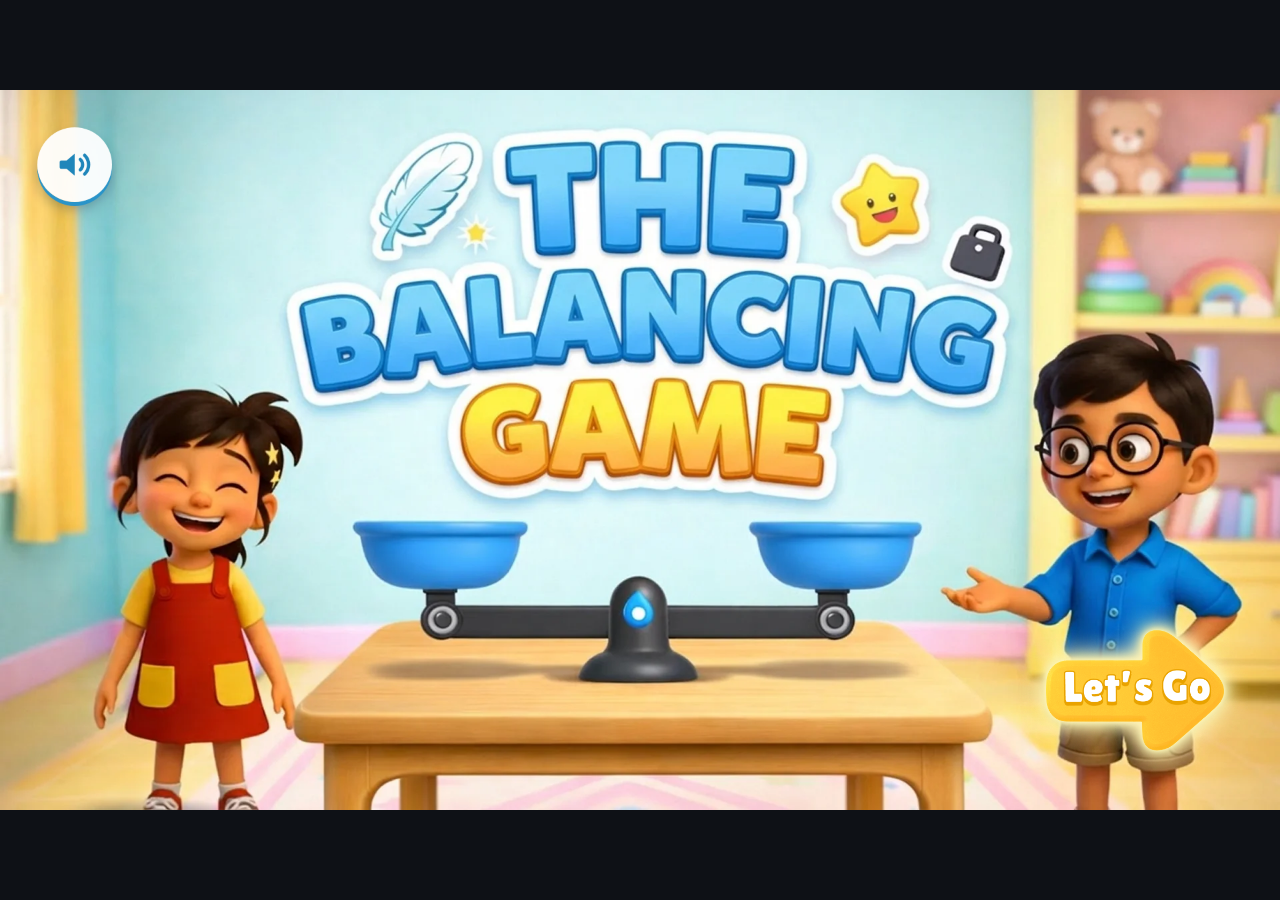
<file: fancy-dress-2-web/index.html>
<!DOCTYPE html>
<html lang="en">
<head>
  <meta charset="UTF-8" />
  <meta name="viewport" content="width=device-width, initial-scale=1.0, maximum-scale=1.0, user-scalable=no" />
  <title>Fancy Dress 2 — Balancing Act</title>
  <!-- The display face is used by the very first line of text; preloading it means the text is
       drawn in Lilita One from the start instead of swapping fonts and re-flowing. -->
  <link rel="preload" href="assets/fonts/LilitaOne-Regular.ttf" as="font" type="font/ttf" crossorigin />
  <link rel="stylesheet" href="css/style.css?v=37" />
  <link rel="stylesheet" href="needle-fix.css?v=2" />
</head>
<body>
  <div id="viewport">
    <div id="stage"></div>
  </div>
  <script src="js/data.js"></script>
  <script src="js/sfx.js?v=8"></script>
  <script src="js/engine.js?v=31"></script>
  <script src="js/vo-sync.js?v=8"></script>
  <script src="js/controllers.js?v=39"></script>
  <script src="js/main.js"></script>
  <script src="needle-fix.js?v=2"></script>

  <!-- God Mode developer & testing suite (remove these tags to ship the learner build) -->
  <link rel="stylesheet" href="god-mode/god-mode.css" />
  <script src="god-mode/god-mode-utils.js"></script>
  <script src="god-mode/god-mode-integration.js"></script>
  <script src="god-mode/god-mode-live-editor.js"></script>
  <script src="god-mode/god-mode-animation-bar.js"></script>
  <script src="god-mode/god-mode-qa.js"></script>
  <script src="god-mode/god-mode-ux-review.js"></script>
  <script src="god-mode/god-mode-vo-debug.js"></script>
  <script src="god-mode/god-mode.js"></script>
</body>
</html>
</file>
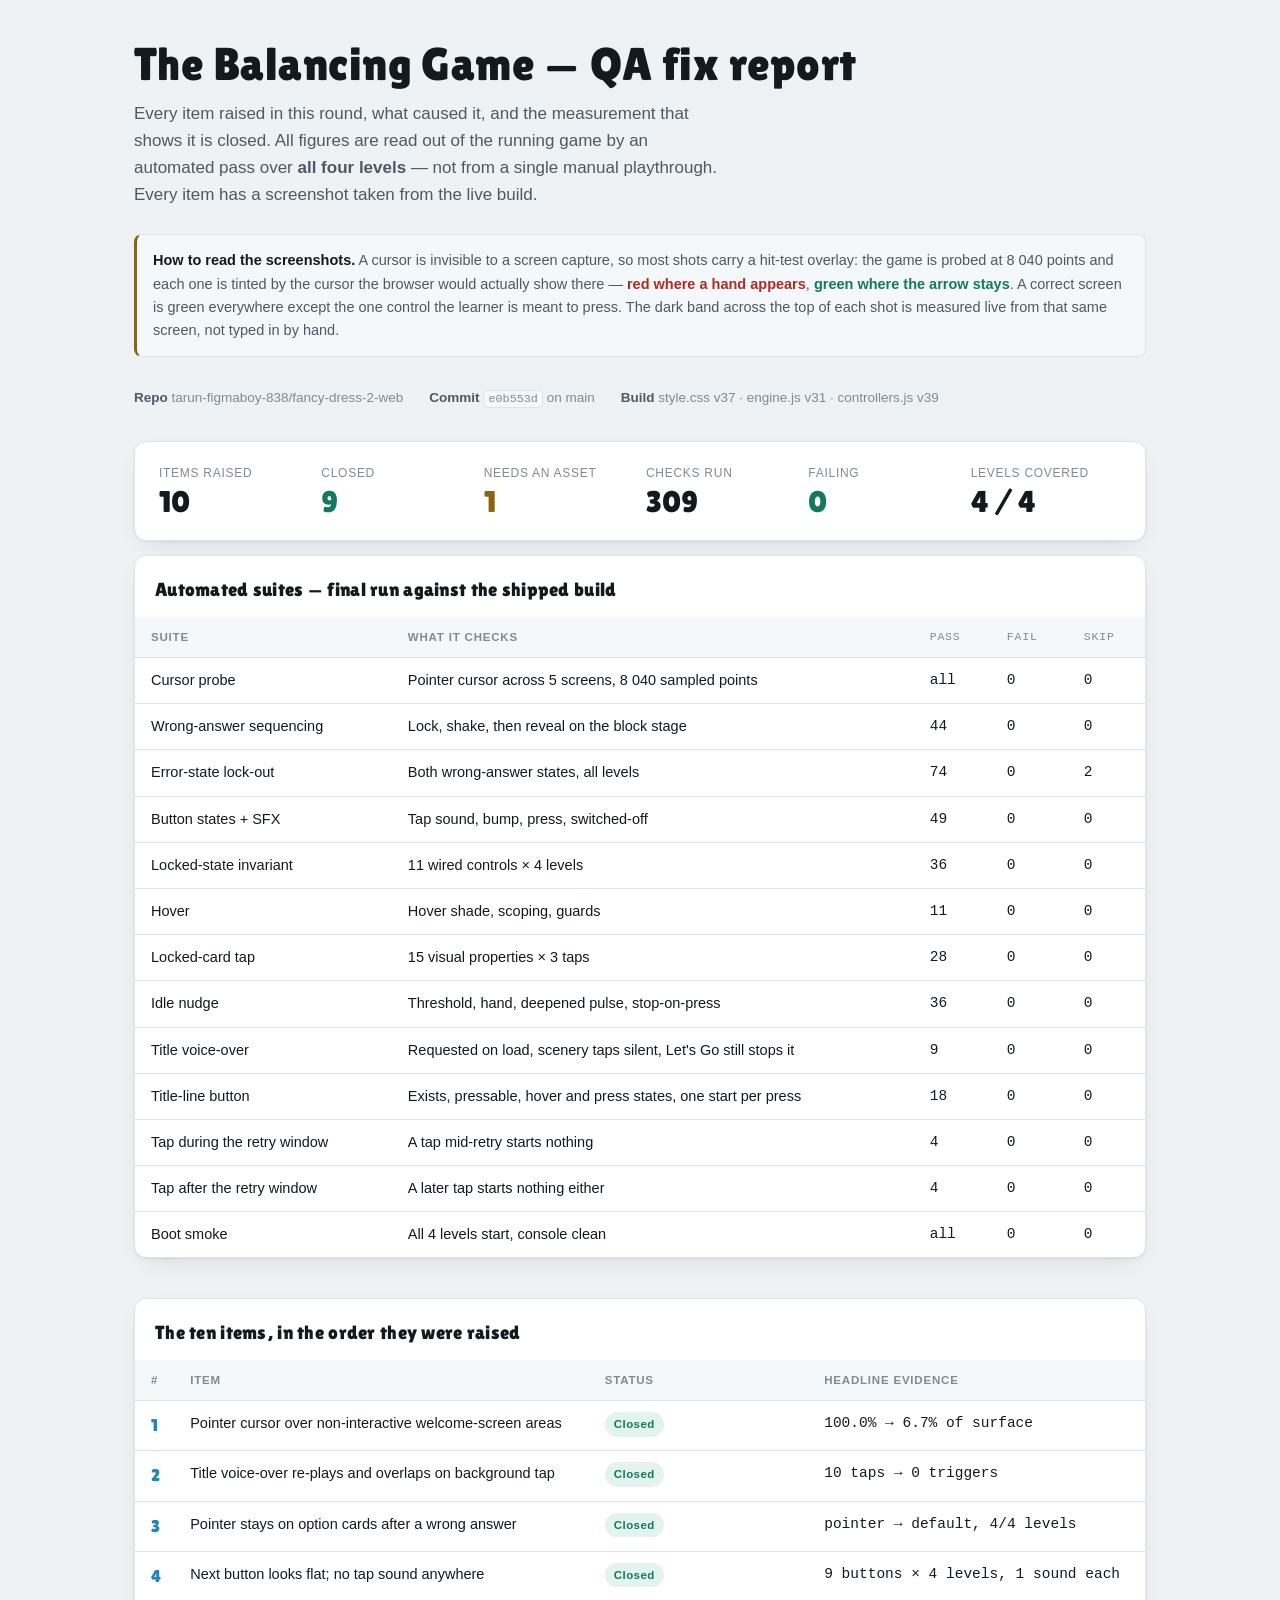
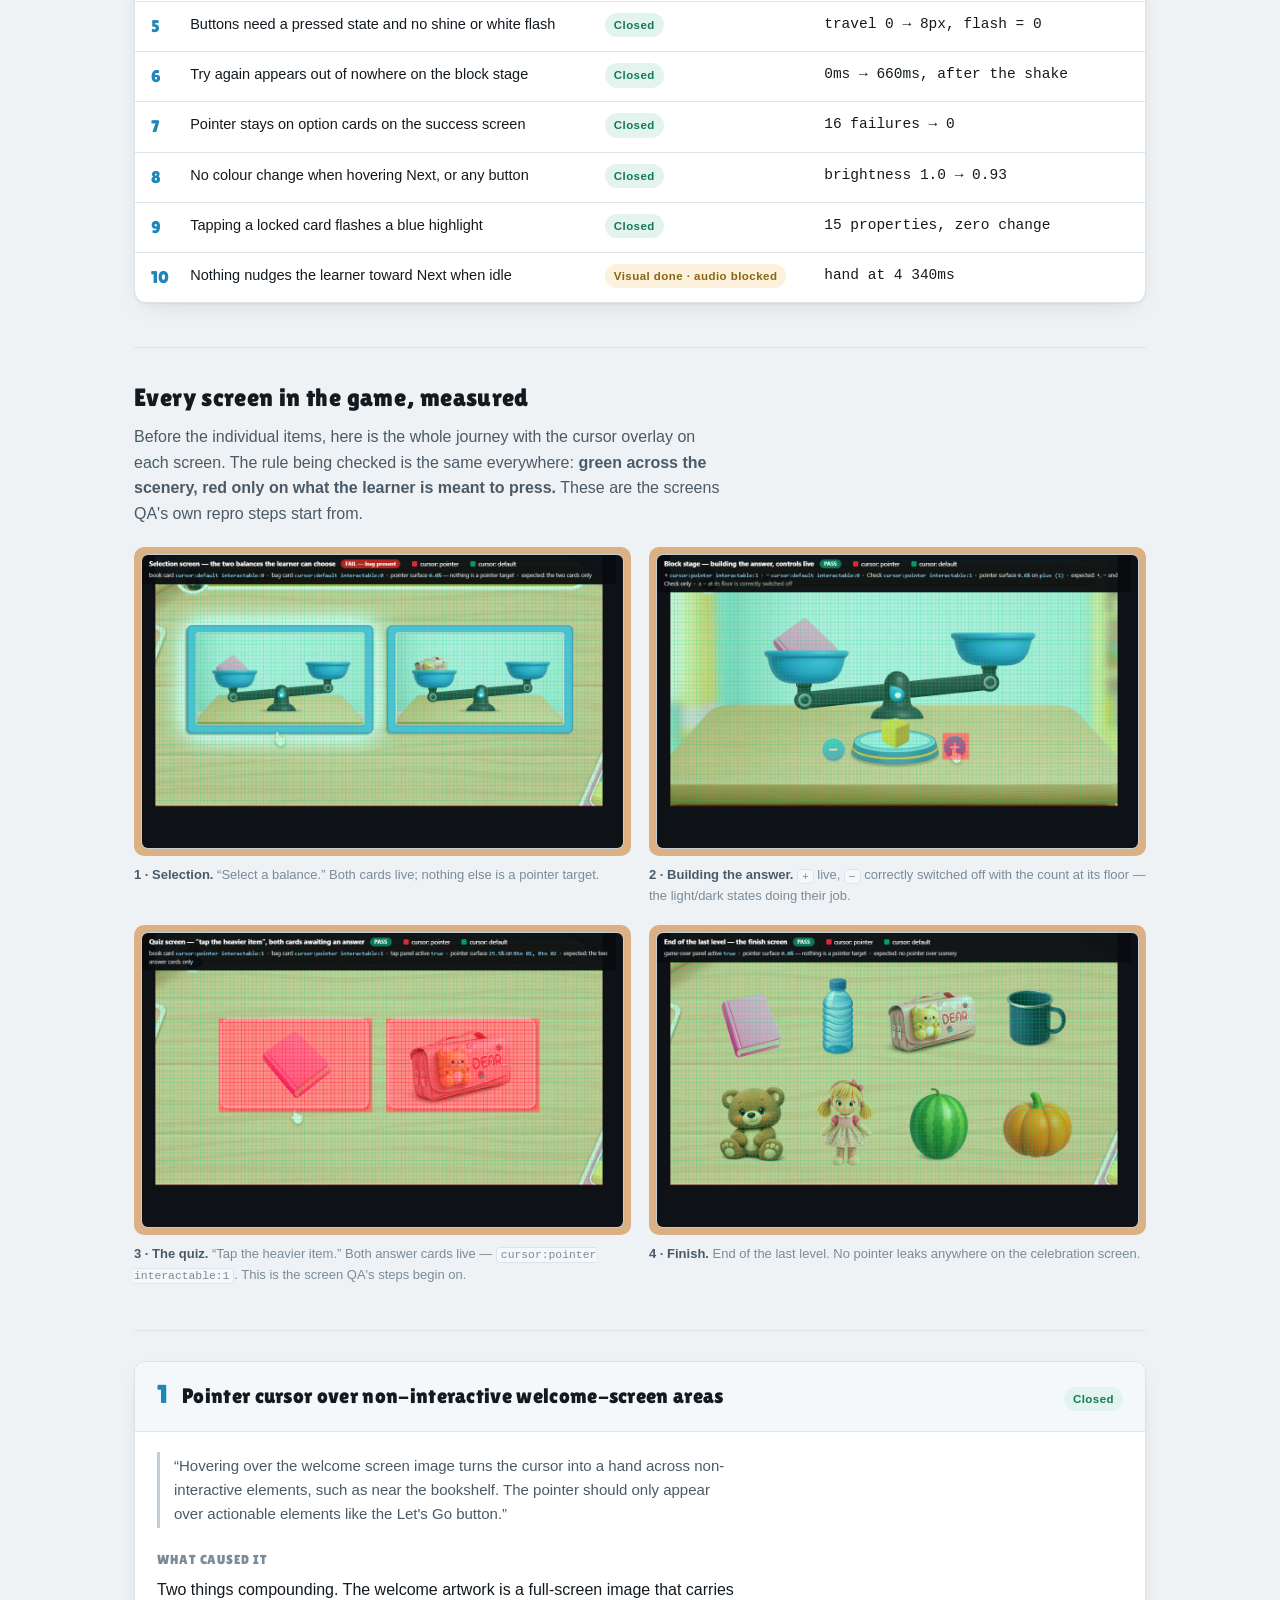
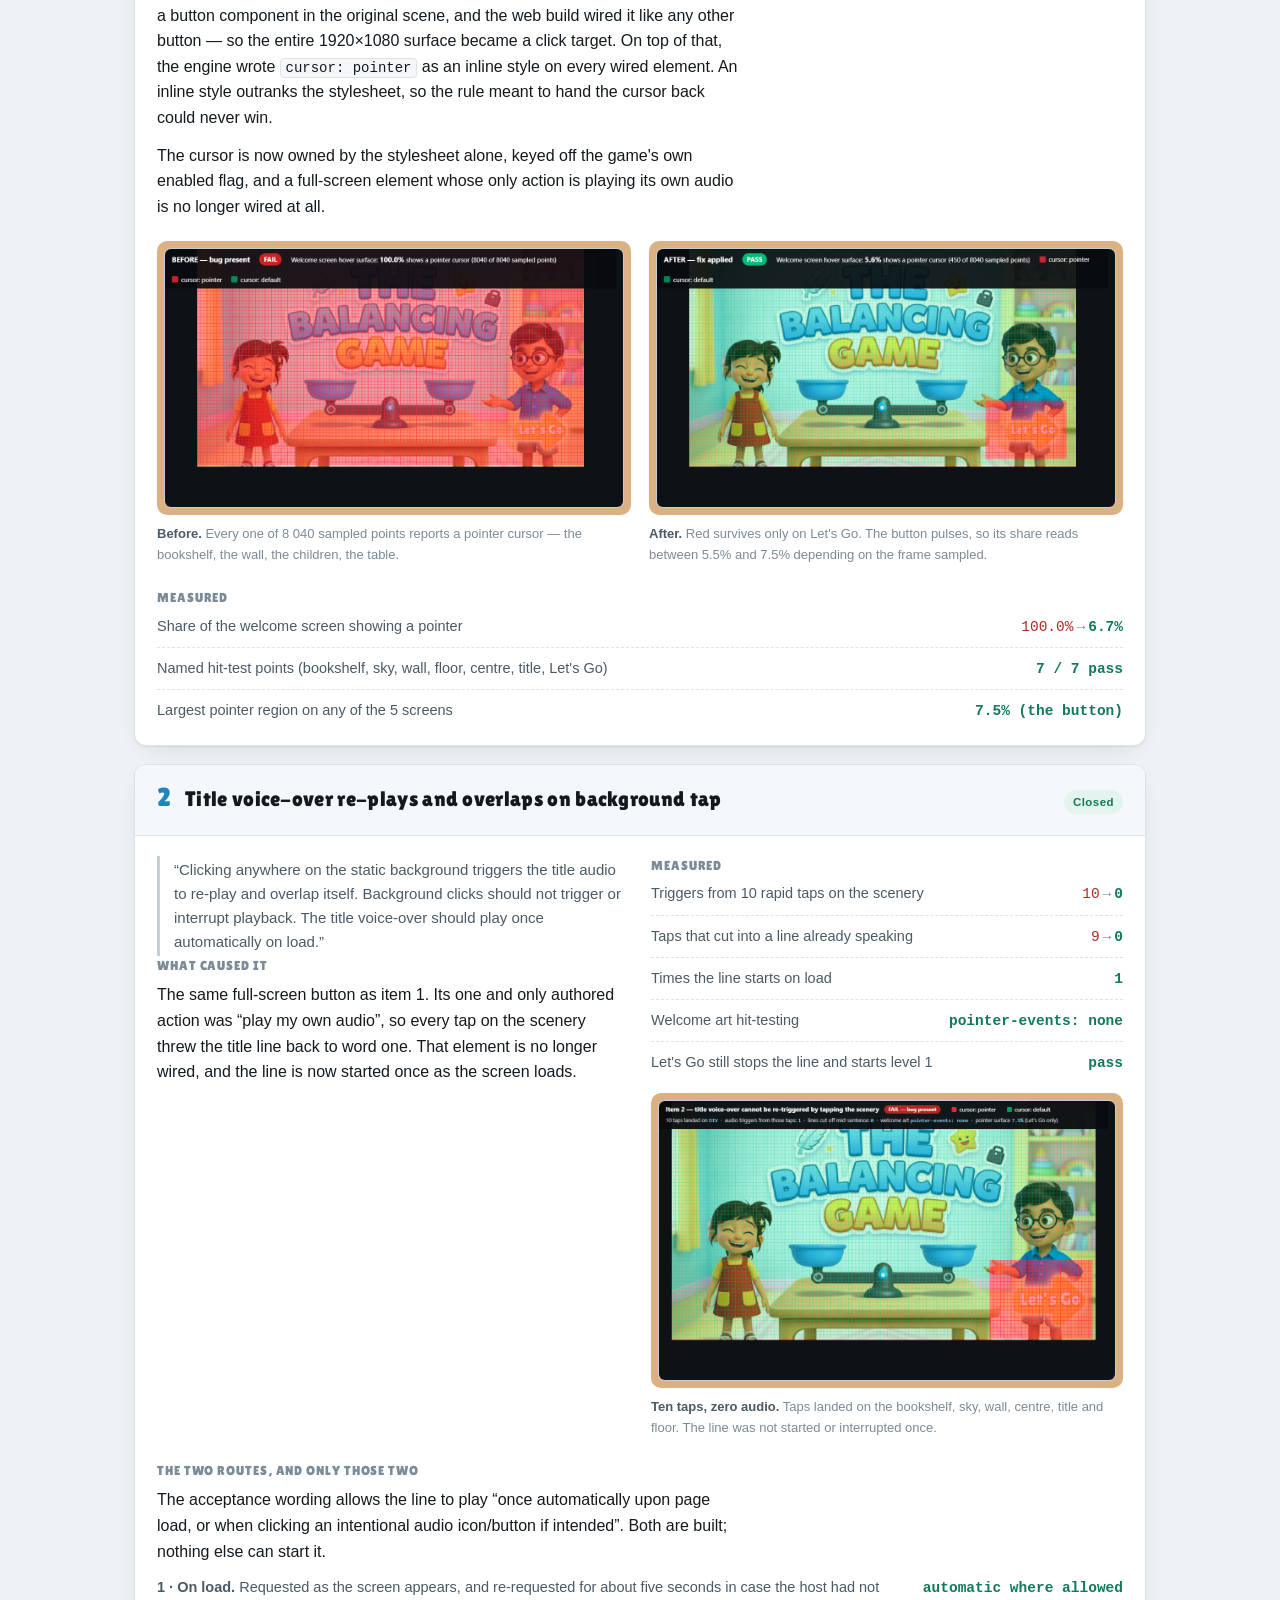
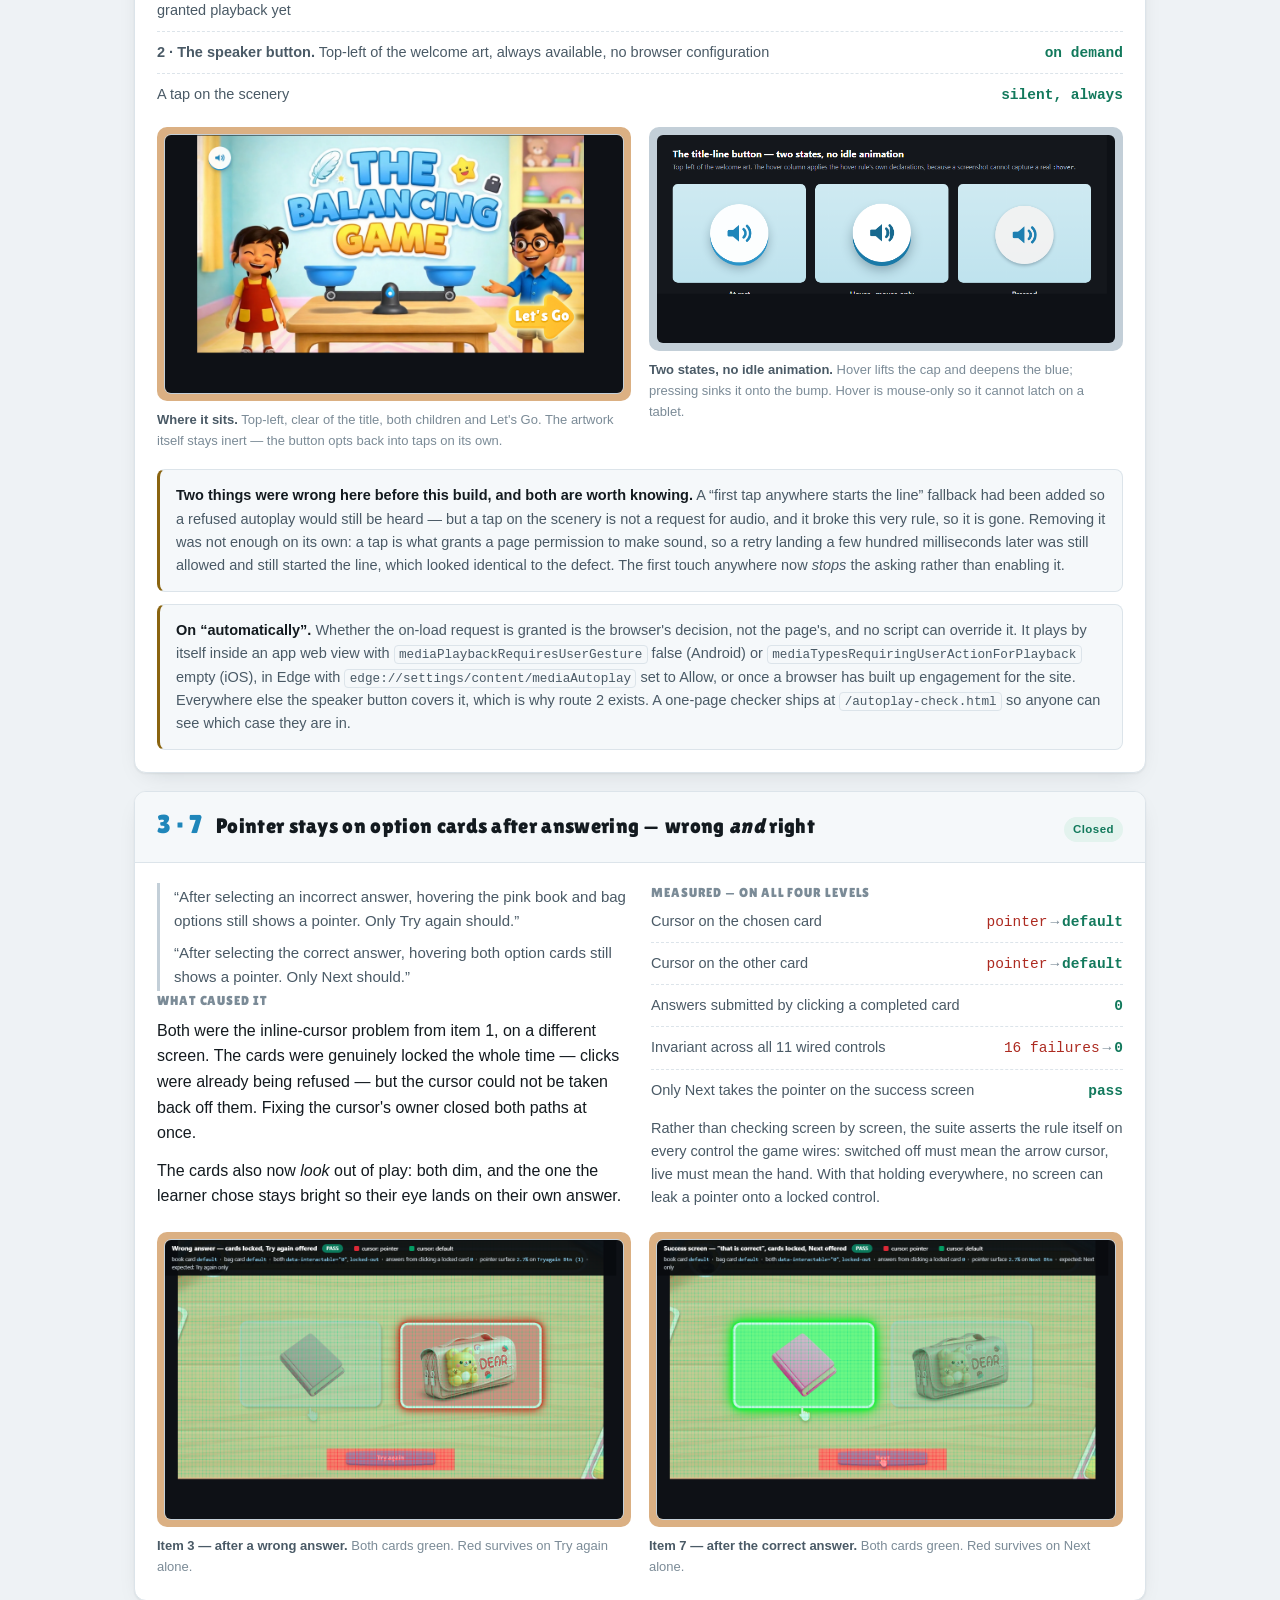
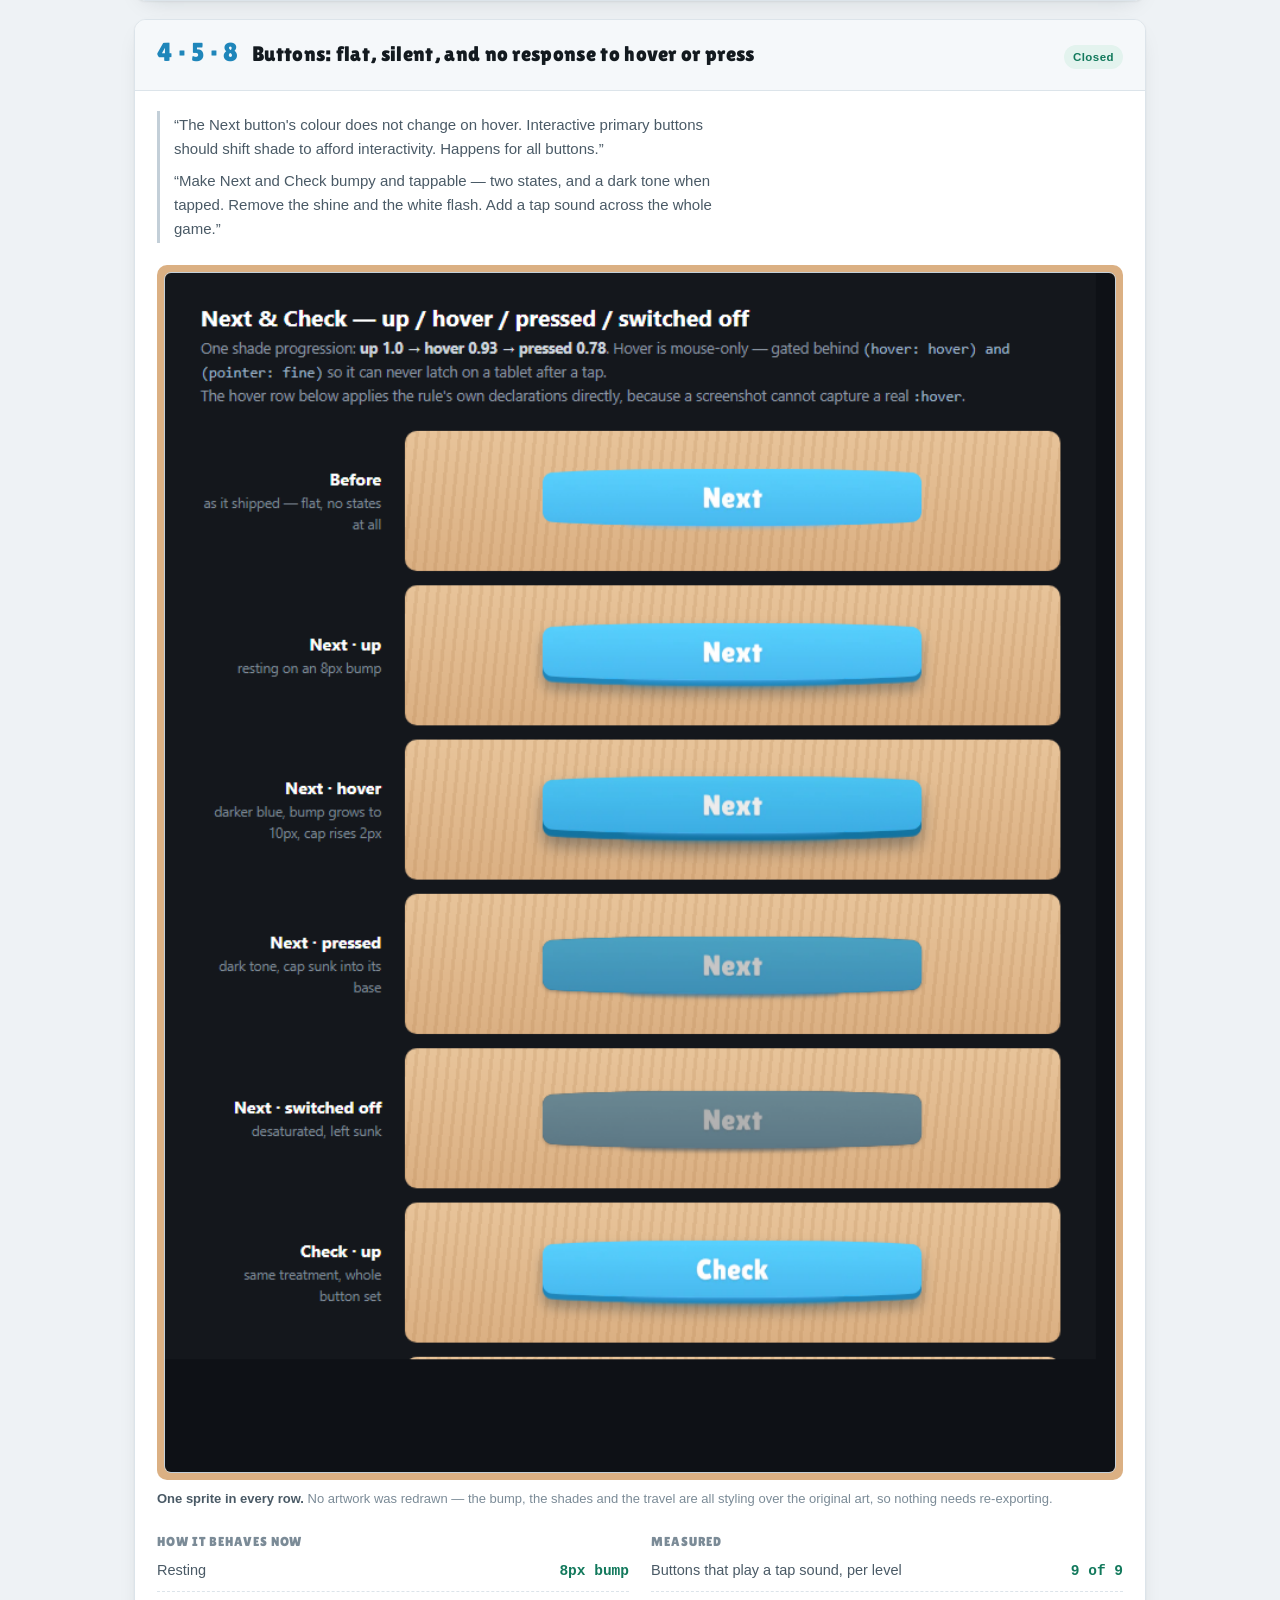
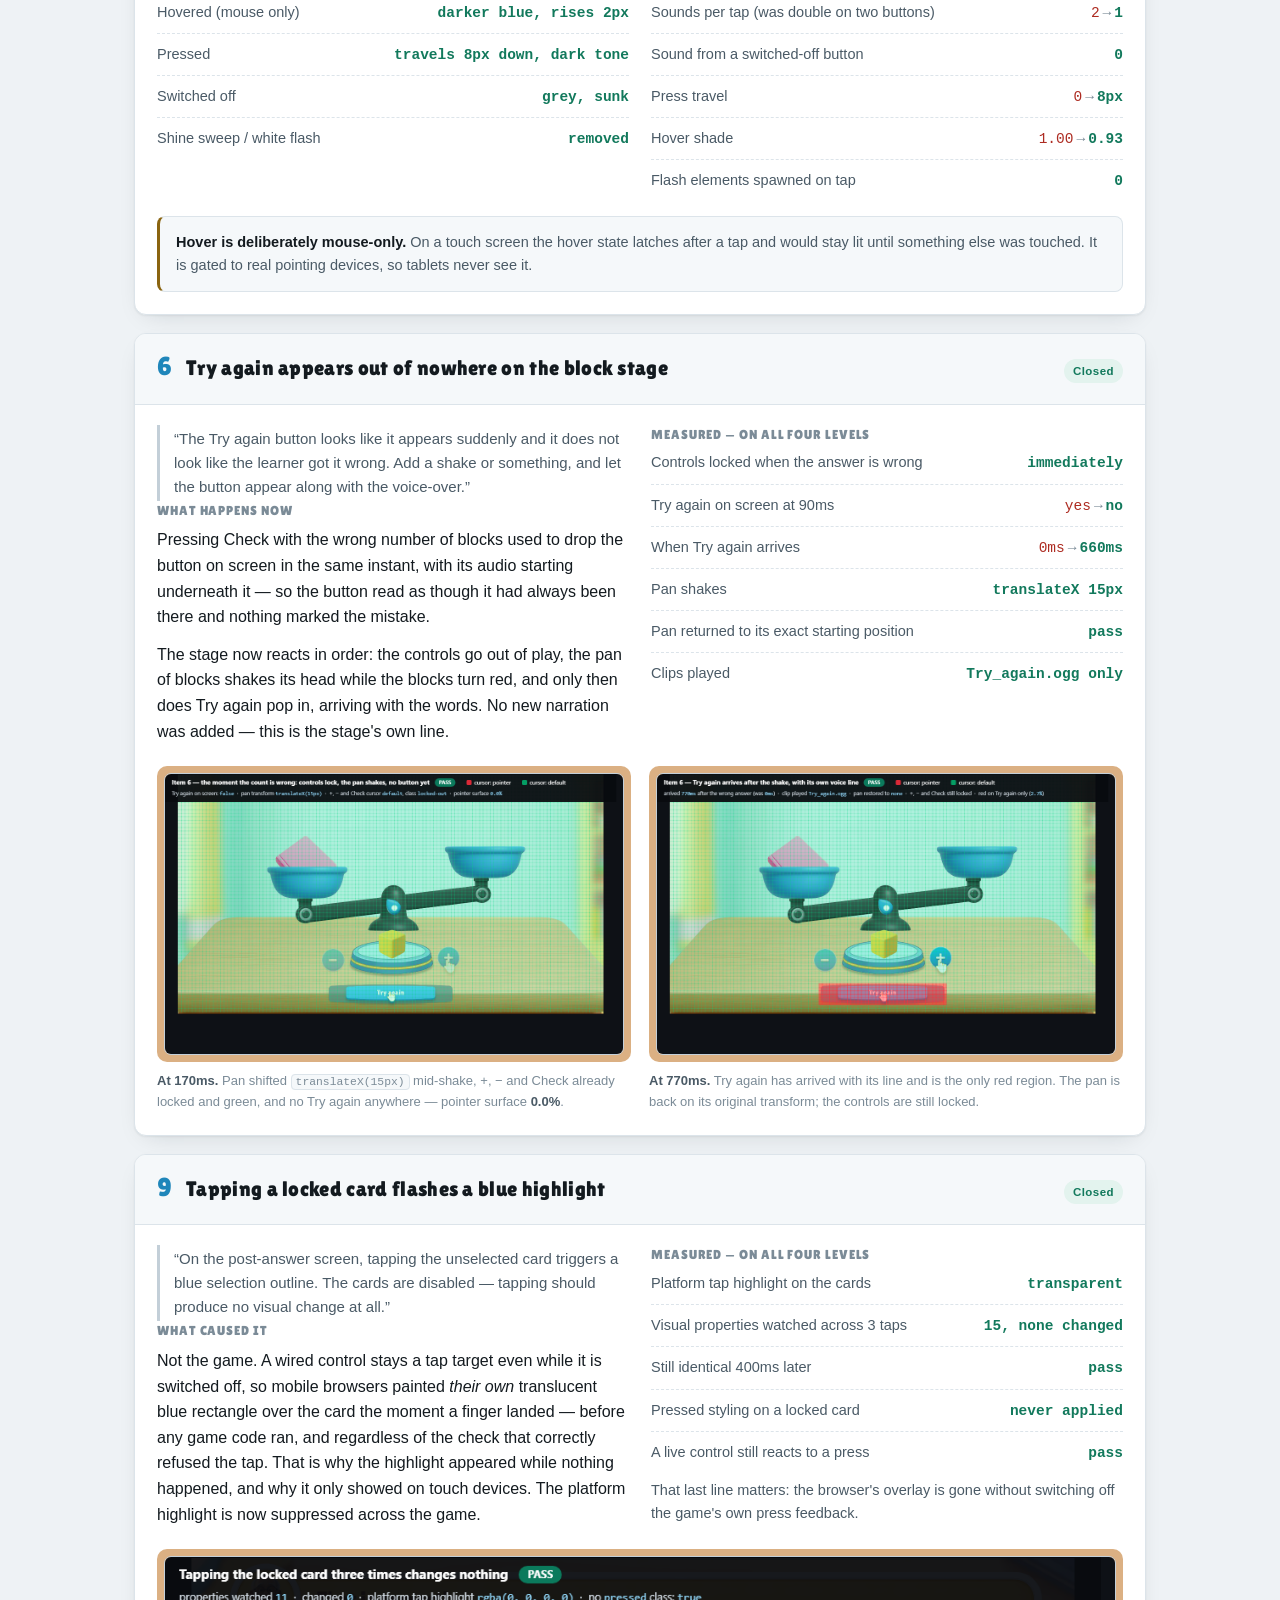
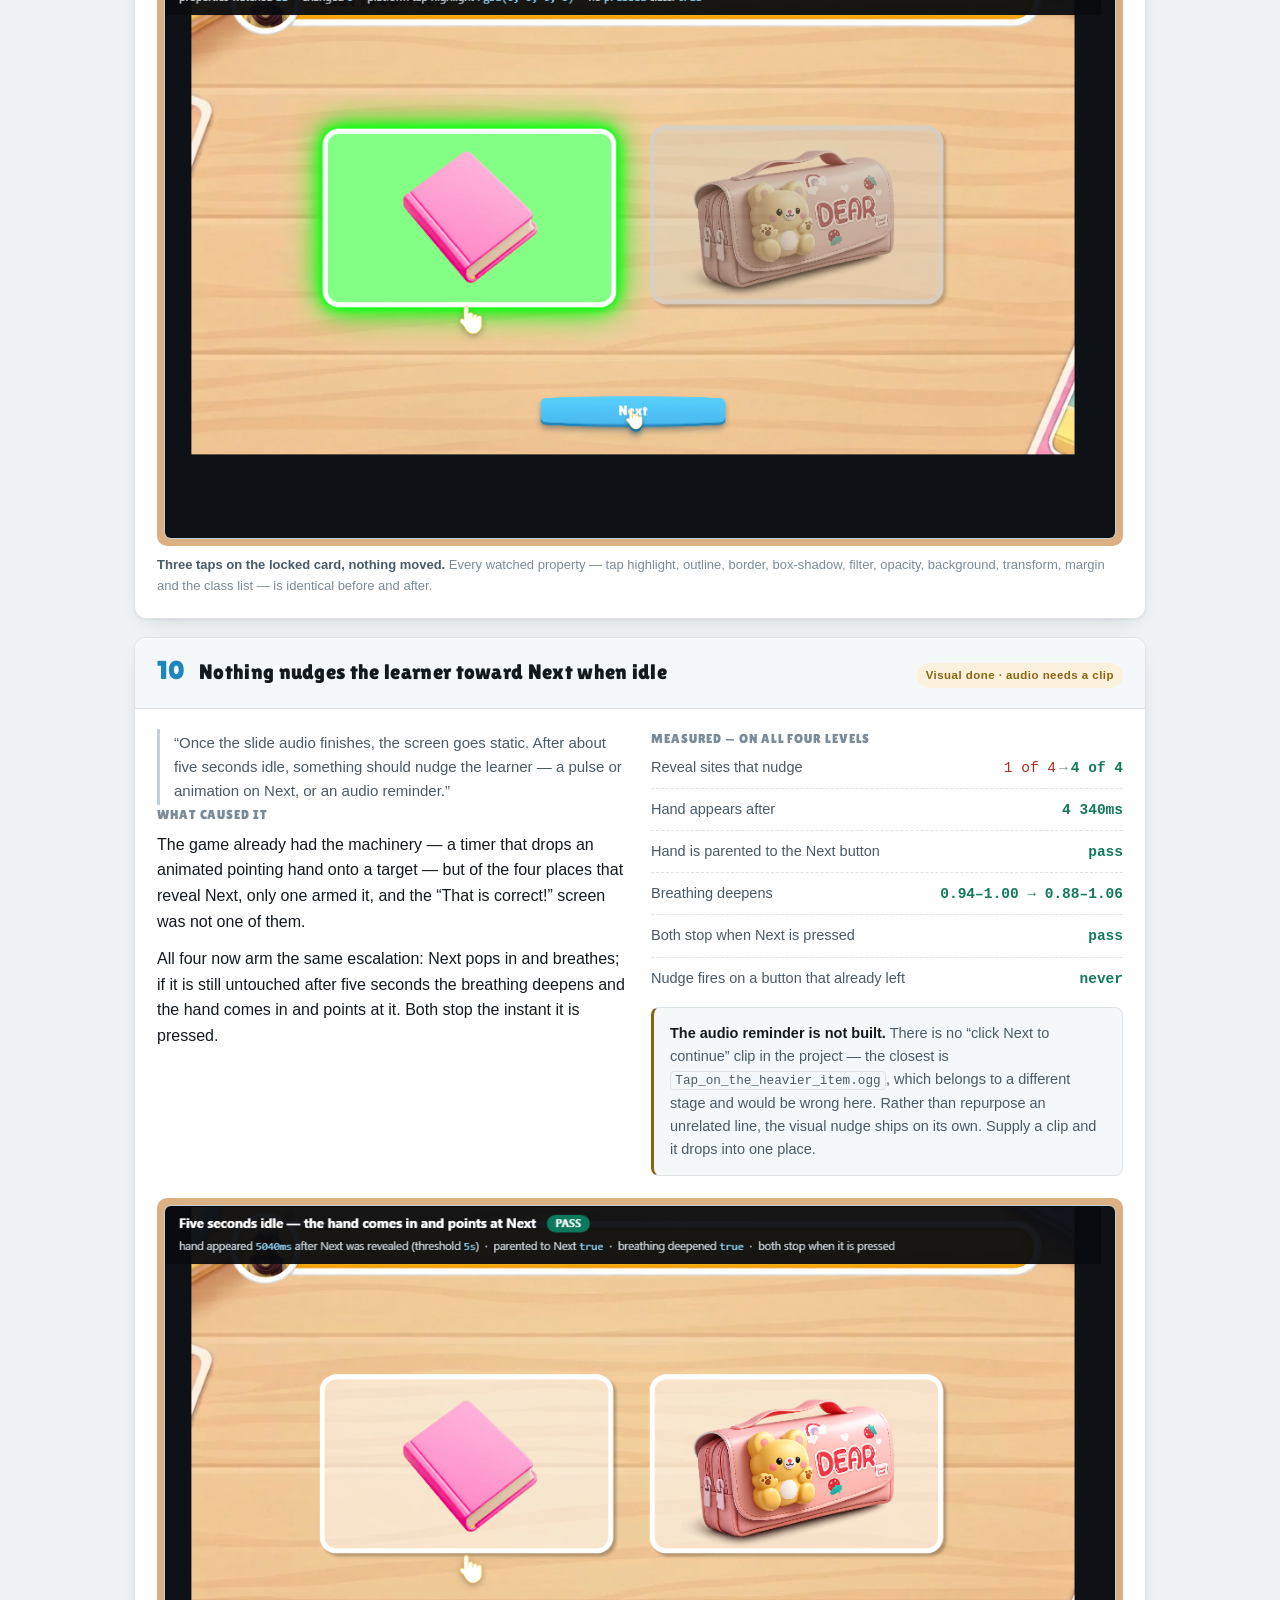
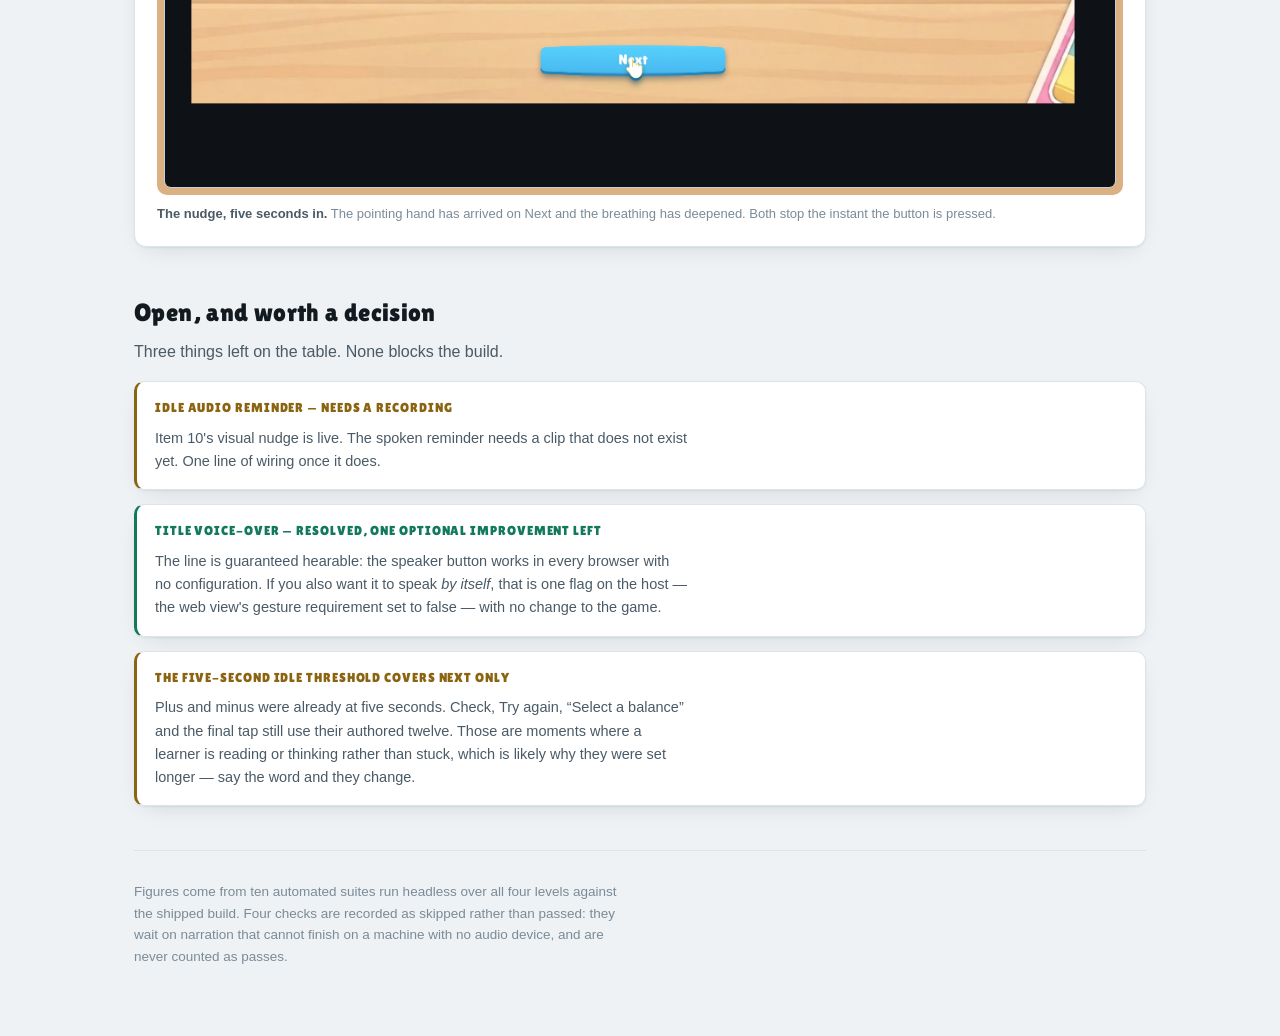
<file: fancy-dress-2-web/qa-report/index.html>
<!DOCTYPE html>
<html lang="en">
<head>
<meta charset="UTF-8" />
<meta name="viewport" content="width=device-width, initial-scale=1" />
<title>Balancing Game — QA fix report</title>
<style>
  @font-face {
    font-family: "Lilita One";
    src: url("../assets/fonts/LilitaOne-Regular.ttf") format("truetype");
    font-weight: 400; font-display: block;
  }

  /* Palette taken from the game itself: the balance beam's charcoal, the button's two blues, the
     wooden table. Neutrals carry a slight cool bias so they sit with the blue rather than under it. */
  :root {
    --ink:        #131a1f;
    --ink-soft:   #4a5a66;
    --ink-faint:  #7b8b97;
    --ground:     #eef2f5;
    --paper:      #ffffff;
    --surface:    #f5f8fa;
    --line:       #dce4ea;
    --line-firm:  #c3cfd8;
    --accent:     #1f86ba;
    --accent-lit: #3fb8ea;
    --pass:       #12795c;
    --pass-bg:    #e3f3ee;
    --fail:       #ad2b21;
    --fail-bg:    #fbe9e7;
    --hold:       #8a6410;
    --hold-bg:    #fbf1dc;
    --wood:       #dbb083;
    --shadow:     0 1px 2px rgba(19, 26, 31, .06), 0 8px 24px -12px rgba(19, 26, 31, .18);
  }
  @media (prefers-color-scheme: dark) {
    :root:not([data-theme="light"]) {
      --ink:        #e7eef4;
      --ink-soft:   #a2b2bf;
      --ink-faint:  #74848f;
      --ground:     #0d1317;
      --paper:      #151e25;
      --surface:    #1a242c;
      --line:       #25313a;
      --line-firm:  #35434e;
      --accent:     #54b6e2;
      --accent-lit: #7fcdf0;
      --pass:       #4cc79f;
      --pass-bg:    #12312a;
      --fail:       #f08579;
      --fail-bg:    #351916;
      --hold:       #e0b45c;
      --hold-bg:    #322616;
      --wood:       #6d5334;
      --shadow:     0 1px 2px rgba(0, 0, 0, .3), 0 10px 28px -14px rgba(0, 0, 0, .6);
    }
  }
  :root[data-theme="dark"] {
    --ink:        #e7eef4;
    --ink-soft:   #a2b2bf;
    --ink-faint:  #74848f;
    --ground:     #0d1317;
    --paper:      #151e25;
    --surface:    #1a242c;
    --line:       #25313a;
    --line-firm:  #35434e;
    --accent:     #54b6e2;
    --accent-lit: #7fcdf0;
    --pass:       #4cc79f;
    --pass-bg:    #12312a;
    --fail:       #f08579;
    --fail-bg:    #351916;
    --hold:       #e0b45c;
    --hold-bg:    #322616;
    --wood:       #6d5334;
    --shadow:     0 1px 2px rgba(0, 0, 0, .3), 0 10px 28px -14px rgba(0, 0, 0, .6);
  }

  * { box-sizing: border-box; }
  body {
    margin: 0;
    background: var(--ground);
    color: var(--ink);
    font: 400 16px/1.6 -apple-system, BlinkMacSystemFont, "Segoe UI", Roboto, "Helvetica Neue", Arial, sans-serif;
    -webkit-font-smoothing: antialiased;
  }
  .wrap { max-width: 1060px; margin: 0 auto; padding: 40px 24px 80px; }

  h1, h2, h3, .num, .tag { font-family: "Lilita One", Impact, "Haettenschweiler", sans-serif; font-weight: 400; }
  h1 { font-size: clamp(30px, 5vw, 46px); line-height: 1.08; margin: 0 0 10px; text-wrap: balance; letter-spacing: .01em; }
  h2 { font-size: 21px; margin: 0; letter-spacing: .015em; }
  h3 { font-size: 13px; margin: 0 0 6px; letter-spacing: .07em; text-transform: uppercase; color: var(--ink-faint); }
  p { margin: 0 0 12px; max-width: 66ch; }
  code, .mono { font-family: ui-monospace, "Cascadia Code", "SF Mono", Consolas, monospace; font-variant-numeric: tabular-nums; }
  code { font-size: .875em; background: var(--surface); border: 1px solid var(--line); border-radius: 4px; padding: .08em .34em; }

  /* ---- masthead ---- */
  .lede { color: var(--ink-soft); font-size: 17px; max-width: 62ch; margin: 0 0 26px; }
  .meta { display: flex; flex-wrap: wrap; gap: 8px 26px; font-size: 13.5px; color: var(--ink-faint); margin: 0 0 32px; }
  .meta b { color: var(--ink-soft); font-weight: 600; }

  /* ---- headline result ---- */
  .band {
    background: var(--paper); border: 1px solid var(--line); border-radius: 12px;
    box-shadow: var(--shadow); padding: 22px 24px; margin: 0 0 14px;
    display: grid; grid-template-columns: repeat(auto-fit, minmax(132px, 1fr)); gap: 20px 12px;
  }
  .stat .k { font-size: 12px; letter-spacing: .06em; text-transform: uppercase; color: var(--ink-faint); }
  .stat .v { font-family: "Lilita One", Impact, sans-serif; font-size: 30px; line-height: 1.1; margin-top: 2px; }
  .stat .v.ok { color: var(--pass); }
  .stat .v.no { color: var(--fail); }

  /* ---- checklist ---- */
  .tscroll { overflow-x: auto; background: var(--paper); border: 1px solid var(--line); border-radius: 12px; box-shadow: var(--shadow); margin: 0 0 40px; }
  table { border-collapse: collapse; width: 100%; min-width: 620px; font-size: 14.5px; }
  caption { text-align: left; padding: 18px 20px 12px; font-family: "Lilita One", Impact, sans-serif; font-size: 19px; letter-spacing: .015em; }
  th, td { text-align: left; padding: 11px 16px; border-top: 1px solid var(--line); vertical-align: top; }
  thead th { border-top: 0; font-size: 11.5px; letter-spacing: .07em; text-transform: uppercase; color: var(--ink-faint); font-weight: 600; background: var(--surface); }
  tbody tr:hover { background: var(--surface); }
  td.n { font-family: "Lilita One", Impact, sans-serif; font-size: 17px; color: var(--accent); width: 1%; padding-right: 4px; }
  td.num, th.num { font-family: ui-monospace, Consolas, monospace; font-variant-numeric: tabular-nums; white-space: nowrap; }

  .pill { display: inline-block; font-size: 11.5px; font-weight: 700; letter-spacing: .04em; padding: 3px 9px; border-radius: 999px; white-space: nowrap; }
  .pill.ok { background: var(--pass-bg); color: var(--pass); }
  .pill.no { background: var(--fail-bg); color: var(--fail); }
  .pill.hold { background: var(--hold-bg); color: var(--hold); }

  /* ---- per-bug blocks ---- */
  .bug { background: var(--paper); border: 1px solid var(--line); border-radius: 12px; box-shadow: var(--shadow); margin: 0 0 18px; overflow: hidden; }
  .bug > header {
    display: flex; align-items: baseline; gap: 14px; flex-wrap: wrap;
    padding: 18px 22px; border-bottom: 1px solid var(--line); background: var(--surface);
  }
  .bug > header .num { font-size: 26px; color: var(--accent); line-height: 1; }
  .bug > header h2 { flex: 1 1 260px; }
  .body { padding: 20px 22px 22px; display: grid; gap: 22px; }
  @media (min-width: 800px) { .body.split { grid-template-columns: 1fr 1fr; } }
  .body p:last-child { margin-bottom: 0; }
  .quote { border-left: 3px solid var(--line-firm); padding: 2px 0 2px 14px; color: var(--ink-soft); font-size: 15px; }
  .quote p { margin-bottom: 8px; }
  .quote p:last-child { margin-bottom: 0; }

  ul.ev { list-style: none; margin: 0; padding: 0; display: grid; gap: 9px; }
  ul.ev li { display: grid; grid-template-columns: 1fr auto; gap: 6px 14px; align-items: baseline; font-size: 14.5px; border-bottom: 1px dashed var(--line); padding-bottom: 8px; }
  ul.ev li:last-child { border-bottom: 0; padding-bottom: 0; }
  ul.ev .lbl { color: var(--ink-soft); }
  ul.ev .val { font-family: ui-monospace, Consolas, monospace; font-variant-numeric: tabular-nums; text-align: right; white-space: nowrap; }
  ul.ev .val .was { color: var(--fail); }
  ul.ev .val .now { color: var(--pass); font-weight: 600; }
  ul.ev .val .arrow { color: var(--ink-faint); padding: 0 3px; }

  /* screenshots framed in the game's own table colour */
  figure { margin: 0; }
  figure img { display: block; width: 100%; height: auto; border-radius: 7px; border: 1px solid var(--line-firm); }
  figure .shot { padding: 7px; background: var(--wood); border-radius: 10px; }
  figcaption { font-size: 13px; color: var(--ink-faint); margin-top: 9px; }
  figcaption b { color: var(--ink-soft); }
  .shots { display: grid; gap: 18px; }
  @media (min-width: 760px) { .shots.two { grid-template-columns: 1fr 1fr; } }

  .note { background: var(--surface); border: 1px solid var(--line); border-left: 3px solid var(--hold); border-radius: 8px; padding: 14px 16px; font-size: 14.5px; color: var(--ink-soft); }
  .note b { color: var(--ink); }

  section.open { margin-top: 46px; }
  .openlist { display: grid; gap: 14px; margin-top: 16px; }
  .openitem { background: var(--paper); border: 1px solid var(--line); border-left: 3px solid var(--hold); border-radius: 10px; padding: 16px 18px; box-shadow: var(--shadow); }
  .openitem h3 { color: var(--hold); margin-bottom: 8px; }
  .openitem p { font-size: 14.5px; color: var(--ink-soft); margin-bottom: 0; }

  hr.rule { border: 0; border-top: 1px solid var(--line); margin: 44px 0 30px; }
  .foot { font-size: 13.5px; color: var(--ink-faint); }
  a { color: var(--accent); }
  a:focus-visible, tr:focus-visible { outline: 2px solid var(--accent); outline-offset: 2px; }
</style>
</head>
<body>


<div class="wrap">

  <h1>The Balancing Game — QA fix report</h1>
  <p class="lede">Every item raised in this round, what caused it, and the measurement that shows it
    is closed. All figures are read out of the running game by an automated pass over
    <b>all four levels</b> — not from a single manual playthrough. Every item has a screenshot taken
    from the live build.</p>

  <div class="note" style="margin:0 0 30px">
    <b>How to read the screenshots.</b> A cursor is invisible to a screen capture, so most shots carry
    a hit-test overlay: the game is probed at 8&nbsp;040 points and each one is tinted by the cursor the
    browser would actually show there — <span style="color:var(--fail);font-weight:600">red where a hand
    appears</span>, <span style="color:var(--pass);font-weight:600">green where the arrow stays</span>.
    A correct screen is green everywhere except the one control the learner is meant to press. The dark
    band across the top of each shot is measured live from that same screen, not typed in by hand.
  </div>
  <div class="meta">
    <span><b>Repo</b> tarun-figmaboy-838/fancy-dress-2-web</span>
    <span><b>Commit</b> <code>e0b553d</code> on main</span>
    <span><b>Build</b> style.css v37 · engine.js v31 · controllers.js v39</span>
  </div>

  <div class="band">
    <div class="stat"><div class="k">Items raised</div><div class="v">10</div></div>
    <div class="stat"><div class="k">Closed</div><div class="v ok">9</div></div>
    <div class="stat"><div class="k">Needs an asset</div><div class="v" style="color:var(--hold)">1</div></div>
    <div class="stat"><div class="k">Checks run</div><div class="v">309</div></div>
    <div class="stat"><div class="k">Failing</div><div class="v ok">0</div></div>
    <div class="stat"><div class="k">Levels covered</div><div class="v">4 / 4</div></div>
  </div>

  <div class="tscroll">
    <table>
      <caption>Automated suites — final run against the shipped build</caption>
      <thead>
        <tr><th>Suite</th><th>What it checks</th><th class="num">Pass</th><th class="num">Fail</th><th class="num">Skip</th></tr>
      </thead>
      <tbody>
        <tr><td>Cursor probe</td><td>Pointer cursor across 5 screens, 8&nbsp;040 sampled points</td><td class="num">all</td><td class="num">0</td><td class="num">0</td></tr>
        <tr><td>Wrong-answer sequencing</td><td>Lock, shake, then reveal on the block stage</td><td class="num">44</td><td class="num">0</td><td class="num">0</td></tr>
        <tr><td>Error-state lock-out</td><td>Both wrong-answer states, all levels</td><td class="num">74</td><td class="num">0</td><td class="num">2</td></tr>
        <tr><td>Button states + SFX</td><td>Tap sound, bump, press, switched-off</td><td class="num">49</td><td class="num">0</td><td class="num">0</td></tr>
        <tr><td>Locked-state invariant</td><td>11 wired controls × 4 levels</td><td class="num">36</td><td class="num">0</td><td class="num">0</td></tr>
        <tr><td>Hover</td><td>Hover shade, scoping, guards</td><td class="num">11</td><td class="num">0</td><td class="num">0</td></tr>
        <tr><td>Locked-card tap</td><td>15 visual properties × 3 taps</td><td class="num">28</td><td class="num">0</td><td class="num">0</td></tr>
        <tr><td>Idle nudge</td><td>Threshold, hand, deepened pulse, stop-on-press</td><td class="num">36</td><td class="num">0</td><td class="num">0</td></tr>
        <tr><td>Title voice-over</td><td>Requested on load, scenery taps silent, Let's Go still stops it</td><td class="num">9</td><td class="num">0</td><td class="num">0</td></tr>
        <tr><td>Title-line button</td><td>Exists, pressable, hover and press states, one start per press</td><td class="num">18</td><td class="num">0</td><td class="num">0</td></tr>
        <tr><td>Tap during the retry window</td><td>A tap mid-retry starts nothing</td><td class="num">4</td><td class="num">0</td><td class="num">0</td></tr>
        <tr><td>Tap after the retry window</td><td>A later tap starts nothing either</td><td class="num">4</td><td class="num">0</td><td class="num">0</td></tr>
        <tr><td>Boot smoke</td><td>All 4 levels start, console clean</td><td class="num">all</td><td class="num">0</td><td class="num">0</td></tr>
      </tbody>
    </table>
  </div>

  <div class="tscroll">
    <table>
      <caption>The ten items, in the order they were raised</caption>
      <thead>
        <tr><th>#</th><th>Item</th><th>Status</th><th>Headline evidence</th></tr>
      </thead>
      <tbody>
        <tr><td class="n">1</td><td>Pointer cursor over non-interactive welcome-screen areas</td><td><span class="pill ok">Closed</span></td><td class="num">100.0% → 6.7% of surface</td></tr>
        <tr><td class="n">2</td><td>Title voice-over re-plays and overlaps on background tap</td><td><span class="pill ok">Closed</span></td><td class="num">10 taps → 0 triggers</td></tr>
        <tr><td class="n">3</td><td>Pointer stays on option cards after a wrong answer</td><td><span class="pill ok">Closed</span></td><td class="num">pointer → default, 4/4 levels</td></tr>
        <tr><td class="n">4</td><td>Next button looks flat; no tap sound anywhere</td><td><span class="pill ok">Closed</span></td><td class="num">9 buttons × 4 levels, 1 sound each</td></tr>
        <tr><td class="n">5</td><td>Buttons need a pressed state and no shine or white flash</td><td><span class="pill ok">Closed</span></td><td class="num">travel 0 → 8px, flash = 0</td></tr>
        <tr><td class="n">6</td><td>Try again appears out of nowhere on the block stage</td><td><span class="pill ok">Closed</span></td><td class="num">0ms → 660ms, after the shake</td></tr>
        <tr><td class="n">7</td><td>Pointer stays on option cards on the success screen</td><td><span class="pill ok">Closed</span></td><td class="num">16 failures → 0</td></tr>
        <tr><td class="n">8</td><td>No colour change when hovering Next, or any button</td><td><span class="pill ok">Closed</span></td><td class="num">brightness 1.0 → 0.93</td></tr>
        <tr><td class="n">9</td><td>Tapping a locked card flashes a blue highlight</td><td><span class="pill ok">Closed</span></td><td class="num">15 properties, zero change</td></tr>
        <tr><td class="n">10</td><td>Nothing nudges the learner toward Next when idle</td><td><span class="pill hold">Visual done · audio blocked</span></td><td class="num">hand at 4 340ms</td></tr>
      </tbody>
    </table>
  </div>

  <hr class="rule" />

  <section style="margin-bottom:44px">
    <h2 style="font-size:25px;margin-bottom:6px">Every screen in the game, measured</h2>
    <p style="color:var(--ink-soft);max-width:66ch">Before the individual items, here is the whole
      journey with the cursor overlay on each screen. The rule being checked is the same everywhere:
      <b>green across the scenery, red only on what the learner is meant to press.</b> These are the
      screens QA's own repro steps start from.</p>
    <div class="shots two" style="margin-top:20px">
      <figure>
        <div class="shot"><img alt="The selection screen with both balance cards tinted red, meaning they are the only pointer targets, and the rest of the screen green." src="shots/select-live.png" /></div>
        <figcaption><b>1 · Selection.</b> “Select a balance.” Both cards live; nothing else is a
          pointer target.</figcaption>
      </figure>
      <figure>
        <div class="shot"><img alt="The block-building stage: the plus button is red and live, the minus button is green because the count is at its floor, and Check is wired." src="shots/block-live.png" /></div>
        <figcaption><b>2 · Building the answer.</b> <code>+</code> live, <code>−</code> correctly
          switched off with the count at its floor — the light/dark states doing their job.</figcaption>
      </figure>
      <figure>
        <div class="shot"><img alt="The quiz screen showing the book and the pencil box, both cards tinted red as live pointer targets." src="shots/quiz-live.png" /></div>
        <figcaption><b>3 · The quiz.</b> “Tap the heavier item.” Both answer cards live —
          <code>cursor:pointer interactable:1</code>. This is the screen QA's steps begin on.</figcaption>
      </figure>
      <figure>
        <div class="shot"><img alt="The finish screen at the end of the last level, with no pointer regions over the scenery." src="shots/gameover.png" /></div>
        <figcaption><b>4 · Finish.</b> End of the last level. No pointer leaks anywhere on the
          celebration screen.</figcaption>
      </figure>
    </div>
  </section>

  <hr class="rule" />

  <!-- ================= 1 ================= -->
  <article class="bug">
    <header><span class="num">1</span><h2>Pointer cursor over non-interactive welcome-screen areas</h2><span class="pill ok">Closed</span></header>
    <div class="body">
      <div class="quote"><p>“Hovering over the welcome screen image turns the cursor into a hand across
        non-interactive elements, such as near the bookshelf. The pointer should only appear over
        actionable elements like the Let's Go button.”</p></div>
      <div>
        <h3>What caused it</h3>
        <p>Two things compounding. The welcome artwork is a full-screen image that carries a button
          component in the original scene, and the web build wired it like any other button — so the
          entire 1920×1080 surface became a click target. On top of that, the engine wrote
          <code>cursor: pointer</code> as an inline style on every wired element. An inline style
          outranks the stylesheet, so the rule meant to hand the cursor back could never win.</p>
        <p>The cursor is now owned by the stylesheet alone, keyed off the game's own enabled flag, and
          a full-screen element whose only action is playing its own audio is no longer wired at all.</p>
      </div>
      <div class="shots two">
        <figure>
          <div class="shot"><img alt="Welcome screen before the fix: a hit-test map showing the entire screen tinted red, meaning a pointer cursor everywhere." src="shots/cursor-before.png" /></div>
          <figcaption><b>Before.</b> Every one of 8 040 sampled points reports a pointer cursor — the bookshelf, the wall, the children, the table.</figcaption>
        </figure>
        <figure>
          <div class="shot"><img alt="Welcome screen after the fix: the same map now green across the scenery, with red only on the Let's Go button." src="shots/cursor-after.png" /></div>
          <figcaption><b>After.</b> Red survives only on Let's Go. The button pulses, so its share reads between 5.5% and 7.5% depending on the frame sampled.</figcaption>
        </figure>
      </div>
      <div>
        <h3>Measured</h3>
        <ul class="ev">
          <li><span class="lbl">Share of the welcome screen showing a pointer</span><span class="val"><span class="was">100.0%</span><span class="arrow">→</span><span class="now">6.7%</span></span></li>
          <li><span class="lbl">Named hit-test points (bookshelf, sky, wall, floor, centre, title, Let's Go)</span><span class="val"><span class="now">7 / 7 pass</span></span></li>
          <li><span class="lbl">Largest pointer region on any of the 5 screens</span><span class="val"><span class="now">7.5% (the button)</span></span></li>
        </ul>
      </div>
    </div>
  </article>

  <!-- ================= 2 ================= -->
  <article class="bug">
    <header><span class="num">2</span><h2>Title voice-over re-plays and overlaps on background tap</h2><span class="pill ok">Closed</span></header>
    <div class="body split">
      <div>
        <div class="quote"><p>“Clicking anywhere on the static background triggers the title audio to
          re-play and overlap itself. Background clicks should not trigger or interrupt playback. The
          title voice-over should play once automatically on load.”</p></div>
        <h3>What caused it</h3>
        <p>The same full-screen button as item 1. Its one and only authored action was “play my own
          audio”, so every tap on the scenery threw the title line back to word one. That element is
          no longer wired, and the line is now started once as the screen loads.</p>
      </div>
      <div>
        <h3>Measured</h3>
        <ul class="ev">
          <li><span class="lbl">Triggers from 10 rapid taps on the scenery</span><span class="val"><span class="was">10</span><span class="arrow">→</span><span class="now">0</span></span></li>
          <li><span class="lbl">Taps that cut into a line already speaking</span><span class="val"><span class="was">9</span><span class="arrow">→</span><span class="now">0</span></span></li>
          <li><span class="lbl">Times the line starts on load</span><span class="val"><span class="now">1</span></span></li>
          <li><span class="lbl">Welcome art hit-testing</span><span class="val"><span class="now">pointer-events: none</span></span></li>
          <li><span class="lbl">Let's Go still stops the line and starts level 1</span><span class="val"><span class="now">pass</span></span></li>
        </ul>
        <figure style="margin-top:18px">
          <div class="shot"><img alt="Welcome screen after ten taps on the scenery, overlaid green everywhere except the Let's Go button, with a band reporting zero audio triggers from those taps." src="shots/vo-taps.png" /></div>
          <figcaption><b>Ten taps, zero audio.</b> Taps landed on the bookshelf, sky, wall, centre, title
            and floor. The line was not started or interrupted once.</figcaption>
        </figure>
      </div>
      <div style="grid-column:1/-1">
        <h3>The two routes, and only those two</h3>
        <p>The acceptance wording allows the line to play “once automatically upon page load, or when
          clicking an intentional audio icon/button if intended”. Both are built; nothing else can
          start it.</p>
        <ul class="ev" style="max-width:none">
          <li><span class="lbl"><b>1 · On load.</b> Requested as the screen appears, and re-requested for
            about five seconds in case the host had not granted playback yet</span><span class="val"><span class="now">automatic where allowed</span></span></li>
          <li><span class="lbl"><b>2 · The speaker button.</b> Top-left of the welcome art, always available,
            no browser configuration</span><span class="val"><span class="now">on demand</span></span></li>
          <li><span class="lbl">A tap on the scenery</span><span class="val"><span class="now">silent, always</span></span></li>
        </ul>
        <div class="shots two" style="margin-top:20px">
          <figure>
            <div class="shot"><img alt="The welcome screen with a round white speaker button in the top-left corner, clear of the title, the two children and the Let's Go button." src="shots/vo-button.png" /></div>
            <figcaption><b>Where it sits.</b> Top-left, clear of the title, both children and Let's Go.
              The artwork itself stays inert — the button opts back into taps on its own.</figcaption>
          </figure>
          <figure>
            <div class="shot" style="background:var(--line-firm)"><img alt="The speaker button in three states: at rest on a blue bump, hovered with a deeper bump and darker icon, and pressed with the bump collapsed." src="shots/vo-button-states.png" /></div>
            <figcaption><b>Two states, no idle animation.</b> Hover lifts the cap and deepens the blue;
              pressing sinks it onto the bump. Hover is mouse-only so it cannot latch on a tablet.</figcaption>
          </figure>
        </div>
        <div class="note" style="margin-top:18px"><b>Two things were wrong here before this build, and
          both are worth knowing.</b> A “first tap anywhere starts the line” fallback had been added so
          a refused autoplay would still be heard — but a tap on the scenery is not a request for audio,
          and it broke this very rule, so it is gone. Removing it was not enough on its own: a tap is
          what grants a page permission to make sound, so a retry landing a few hundred milliseconds
          later was still allowed and still started the line, which looked identical to the defect.
          The first touch anywhere now <em>stops</em> the asking rather than enabling it.</div>
        <div class="note" style="margin-top:12px"><b>On “automatically”.</b> Whether the on-load request
          is granted is the browser's decision, not the page's, and no script can override it. It plays
          by itself inside an app web view with
          <code>mediaPlaybackRequiresUserGesture</code> false (Android) or
          <code>mediaTypesRequiringUserActionForPlayback</code> empty (iOS), in Edge with
          <code>edge://settings/content/mediaAutoplay</code> set to Allow, or once a browser has built
          up engagement for the site. Everywhere else the speaker button covers it, which is why route
          2 exists. A one-page checker ships at <code>/autoplay-check.html</code> so anyone can see
          which case they are in.</div>
      </div>
    </div>
  </article>

  <!-- ================= 3 + 7 ================= -->
  <article class="bug">
    <header><span class="num">3 · 7</span><h2>Pointer stays on option cards after answering — wrong <em>and</em> right</h2><span class="pill ok">Closed</span></header>
    <div class="body split">
      <div>
        <div class="quote"><p>“After selecting an incorrect answer, hovering the pink book and bag
          options still shows a pointer. Only Try again should.”</p>
          <p>“After selecting the correct answer, hovering both option cards still shows a pointer.
            Only Next should.”</p></div>
        <h3>What caused it</h3>
        <p>Both were the inline-cursor problem from item 1, on a different screen. The cards were
          genuinely locked the whole time — clicks were already being refused — but the cursor could
          not be taken back off them. Fixing the cursor's owner closed both paths at once.</p>
        <p>The cards also now <em>look</em> out of play: both dim, and the one the learner chose stays
          bright so their eye lands on their own answer.</p>
      </div>
      <div>
        <h3>Measured — on all four levels</h3>
        <ul class="ev">
          <li><span class="lbl">Cursor on the chosen card</span><span class="val"><span class="was">pointer</span><span class="arrow">→</span><span class="now">default</span></span></li>
          <li><span class="lbl">Cursor on the other card</span><span class="val"><span class="was">pointer</span><span class="arrow">→</span><span class="now">default</span></span></li>
          <li><span class="lbl">Answers submitted by clicking a completed card</span><span class="val"><span class="now">0</span></span></li>
          <li><span class="lbl">Invariant across all 11 wired controls</span><span class="val"><span class="was">16 failures</span><span class="arrow">→</span><span class="now">0</span></span></li>
          <li><span class="lbl">Only Next takes the pointer on the success screen</span><span class="val"><span class="now">pass</span></span></li>
        </ul>
        <p style="margin-top:14px;font-size:14.5px;color:var(--ink-soft)">Rather than checking screen
          by screen, the suite asserts the rule itself on every control the game wires: switched off
          must mean the arrow cursor, live must mean the hand. With that holding everywhere, no screen
          can leak a pointer onto a locked control.</p>
      </div>
      <div class="shots two" style="grid-column:1/-1">
        <figure>
          <div class="shot"><img alt="The two option cards after a wrong answer, both overlaid green, with red only on the Try again button." src="shots/cards-wrong.png" /></div>
          <figcaption><b>Item 3 — after a wrong answer.</b> Both cards green. Red survives on Try again alone.</figcaption>
        </figure>
        <figure>
          <div class="shot"><img alt="The two option cards after the correct answer, both overlaid green, with red only on the Next button." src="shots/cards-right.png" /></div>
          <figcaption><b>Item 7 — after the correct answer.</b> Both cards green. Red survives on Next alone.</figcaption>
        </figure>
      </div>
    </div>
  </article>

  <!-- ================= 4 5 8 ================= -->
  <article class="bug">
    <header><span class="num">4 · 5 · 8</span><h2>Buttons: flat, silent, and no response to hover or press</h2><span class="pill ok">Closed</span></header>
    <div class="body">
      <div class="quote"><p>“The Next button's colour does not change on hover. Interactive primary
        buttons should shift shade to afford interactivity. Happens for all buttons.”</p>
        <p>“Make Next and Check bumpy and tappable — two states, and a dark tone when tapped. Remove
          the shine and the white flash. Add a tap sound across the whole game.”</p></div>
      <figure>
        <div class="shot"><img alt="Six rows comparing the Next and Check buttons: the original flat pill, then resting on a bump, hovered in a darker blue, pressed and sunk, switched off in grey, and the Check button in the same treatment." src="shots/button-states.png" /></div>
        <figcaption><b>One sprite in every row.</b> No artwork was redrawn — the bump, the shades and
          the travel are all styling over the original art, so nothing needs re-exporting.</figcaption>
      </figure>
      <div class="body split" style="padding:0">
        <div>
          <h3>How it behaves now</h3>
          <ul class="ev">
            <li><span class="lbl">Resting</span><span class="val"><span class="now">8px bump</span></span></li>
            <li><span class="lbl">Hovered (mouse only)</span><span class="val"><span class="now">darker blue, rises 2px</span></span></li>
            <li><span class="lbl">Pressed</span><span class="val"><span class="now">travels 8px down, dark tone</span></span></li>
            <li><span class="lbl">Switched off</span><span class="val"><span class="now">grey, sunk</span></span></li>
            <li><span class="lbl">Shine sweep / white flash</span><span class="val"><span class="now">removed</span></span></li>
          </ul>
        </div>
        <div>
          <h3>Measured</h3>
          <ul class="ev">
            <li><span class="lbl">Buttons that play a tap sound, per level</span><span class="val"><span class="now">9 of 9</span></span></li>
            <li><span class="lbl">Sounds per tap (was double on two buttons)</span><span class="val"><span class="was">2</span><span class="arrow">→</span><span class="now">1</span></span></li>
            <li><span class="lbl">Sound from a switched-off button</span><span class="val"><span class="now">0</span></span></li>
            <li><span class="lbl">Press travel</span><span class="val"><span class="was">0</span><span class="arrow">→</span><span class="now">8px</span></span></li>
            <li><span class="lbl">Hover shade</span><span class="val"><span class="was">1.00</span><span class="arrow">→</span><span class="now">0.93</span></span></li>
            <li><span class="lbl">Flash elements spawned on tap</span><span class="val"><span class="now">0</span></span></li>
          </ul>
        </div>
      </div>
      <div class="note"><b>Hover is deliberately mouse-only.</b> On a touch screen the hover state
        latches after a tap and would stay lit until something else was touched. It is gated to real
        pointing devices, so tablets never see it.</div>
    </div>
  </article>

  <!-- ================= 6 ================= -->
  <article class="bug">
    <header><span class="num">6</span><h2>Try again appears out of nowhere on the block stage</h2><span class="pill ok">Closed</span></header>
    <div class="body split">
      <div>
        <div class="quote"><p>“The Try again button looks like it appears suddenly and it does not look
          like the learner got it wrong. Add a shake or something, and let the button appear along
          with the voice-over.”</p></div>
        <h3>What happens now</h3>
        <p>Pressing Check with the wrong number of blocks used to drop the button on screen in the
          same instant, with its audio starting underneath it — so the button read as though it had
          always been there and nothing marked the mistake.</p>
        <p>The stage now reacts in order: the controls go out of play, the pan of blocks shakes its
          head while the blocks turn red, and only then does Try again pop in, arriving with the
          words. No new narration was added — this is the stage's own line.</p>
      </div>
      <div>
        <h3>Measured — on all four levels</h3>
        <ul class="ev">
          <li><span class="lbl">Controls locked when the answer is wrong</span><span class="val"><span class="now">immediately</span></span></li>
          <li><span class="lbl">Try again on screen at 90ms</span><span class="val"><span class="was">yes</span><span class="arrow">→</span><span class="now">no</span></span></li>
          <li><span class="lbl">When Try again arrives</span><span class="val"><span class="was">0ms</span><span class="arrow">→</span><span class="now">660ms</span></span></li>
          <li><span class="lbl">Pan shakes</span><span class="val"><span class="now">translateX 15px</span></span></li>
          <li><span class="lbl">Pan returned to its exact starting position</span><span class="val"><span class="now">pass</span></span></li>
          <li><span class="lbl">Clips played</span><span class="val"><span class="now">Try_again.ogg only</span></span></li>
        </ul>
      </div>
      <div class="shots two" style="grid-column:1/-1">
        <figure>
          <div class="shot"><img alt="The block stage moments after a wrong count: the pan is shaken sideways, plus minus and Check are green meaning locked, and no Try again button is on screen." src="shots/block-locked.png" /></div>
          <figcaption><b>At 170ms.</b> Pan shifted <code>translateX(15px)</code> mid-shake, +, − and Check
            already locked and green, and no Try again anywhere — pointer surface <b>0.0%</b>.</figcaption>
        </figure>
        <figure>
          <div class="shot"><img alt="The same block stage a moment later: Try again has appeared and is the only red region, while plus and minus remain green." src="shots/block-reveal.png" /></div>
          <figcaption><b>At 770ms.</b> Try again has arrived with its line and is the only red region.
            The pan is back on its original transform; the controls are still locked.</figcaption>
        </figure>
      </div>
    </div>
  </article>

  <!-- ================= 9 ================= -->
  <article class="bug">
    <header><span class="num">9</span><h2>Tapping a locked card flashes a blue highlight</h2><span class="pill ok">Closed</span></header>
    <div class="body split">
      <div>
        <div class="quote"><p>“On the post-answer screen, tapping the unselected card triggers a blue
          selection outline. The cards are disabled — tapping should produce no visual change at
          all.”</p></div>
        <h3>What caused it</h3>
        <p>Not the game. A wired control stays a tap target even while it is switched off, so mobile
          browsers painted <em>their own</em> translucent blue rectangle over the card the moment a
          finger landed — before any game code ran, and regardless of the check that correctly
          refused the tap. That is why the highlight appeared while nothing happened, and why it only
          showed on touch devices. The platform highlight is now suppressed across the game.</p>
      </div>
      <div>
        <h3>Measured — on all four levels</h3>
        <ul class="ev">
          <li><span class="lbl">Platform tap highlight on the cards</span><span class="val"><span class="now">transparent</span></span></li>
          <li><span class="lbl">Visual properties watched across 3 taps</span><span class="val"><span class="now">15, none changed</span></span></li>
          <li><span class="lbl">Still identical 400ms later</span><span class="val"><span class="now">pass</span></span></li>
          <li><span class="lbl">Pressed styling on a locked card</span><span class="val"><span class="now">never applied</span></span></li>
          <li><span class="lbl">A live control still reacts to a press</span><span class="val"><span class="now">pass</span></span></li>
        </ul>
        <p style="margin-top:14px;font-size:14.5px;color:var(--ink-soft)">That last line matters: the
          browser's overlay is gone without switching off the game's own press feedback.</p>
      </div>
      <figure style="grid-column:1/-1">
        <div class="shot"><img alt="The post-answer screen after tapping the locked card three times, with a band reporting that none of eleven watched properties changed and the platform tap highlight is transparent." src="shots/tap-locked.png" /></div>
        <figcaption><b>Three taps on the locked card, nothing moved.</b> Every watched property — tap
          highlight, outline, border, box-shadow, filter, opacity, background, transform, margin and the
          class list — is identical before and after.</figcaption>
      </figure>
    </div>
  </article>

  <!-- ================= 10 ================= -->
  <article class="bug">
    <header><span class="num">10</span><h2>Nothing nudges the learner toward Next when idle</h2><span class="pill hold">Visual done · audio needs a clip</span></header>
    <div class="body split">
      <div>
        <div class="quote"><p>“Once the slide audio finishes, the screen goes static. After about five
          seconds idle, something should nudge the learner — a pulse or animation on Next, or an
          audio reminder.”</p></div>
        <h3>What caused it</h3>
        <p>The game already had the machinery — a timer that drops an animated pointing hand onto a
          target — but of the four places that reveal Next, only one armed it, and the
          “That is correct!” screen was not one of them.</p>
        <p>All four now arm the same escalation: Next pops in and breathes; if it is still untouched
          after five seconds the breathing deepens and the hand comes in and points at it. Both stop
          the instant it is pressed.</p>
      </div>
      <div>
        <h3>Measured — on all four levels</h3>
        <ul class="ev">
          <li><span class="lbl">Reveal sites that nudge</span><span class="val"><span class="was">1 of 4</span><span class="arrow">→</span><span class="now">4 of 4</span></span></li>
          <li><span class="lbl">Hand appears after</span><span class="val"><span class="now">4 340ms</span></span></li>
          <li><span class="lbl">Hand is parented to the Next button</span><span class="val"><span class="now">pass</span></span></li>
          <li><span class="lbl">Breathing deepens</span><span class="val"><span class="now">0.94–1.00 → 0.88–1.06</span></span></li>
          <li><span class="lbl">Both stop when Next is pressed</span><span class="val"><span class="now">pass</span></span></li>
          <li><span class="lbl">Nudge fires on a button that already left</span><span class="val"><span class="now">never</span></span></li>
        </ul>
        <div class="note" style="margin-top:16px"><b>The audio reminder is not built.</b> There is no
          “click Next to continue” clip in the project — the closest is
          <code>Tap_on_the_heavier_item.ogg</code>, which belongs to a different stage and would be
          wrong here. Rather than repurpose an unrelated line, the visual nudge ships on its own.
          Supply a clip and it drops into one place.</div>
      </div>
      <figure style="grid-column:1/-1">
        <div class="shot"><img alt="The Next button with the animated pointing hand sitting on it after five seconds idle, and a band reporting the hand appeared at 4340 milliseconds." src="shots/idle-nudge.png" /></div>
        <figcaption><b>The nudge, five seconds in.</b> The pointing hand has arrived on Next and the
          breathing has deepened. Both stop the instant the button is pressed.</figcaption>
      </figure>
    </div>
  </article>

  <section class="open">
    <h2 style="font-size:25px;margin-bottom:6px">Open, and worth a decision</h2>
    <p style="color:var(--ink-soft)">Three things left on the table. None blocks the build.</p>
    <div class="openlist">
      <div class="openitem">
        <h3>Idle audio reminder — needs a recording</h3>
        <p>Item 10's visual nudge is live. The spoken reminder needs a clip that does not exist yet.
          One line of wiring once it does.</p>
      </div>
      <div class="openitem" style="border-left-color:var(--pass)">
        <h3 style="color:var(--pass)">Title voice-over — resolved, one optional improvement left</h3>
        <p>The line is guaranteed hearable: the speaker button works in every browser with no
          configuration. If you also want it to speak <em>by itself</em>, that is one flag on the host —
          the web view's gesture requirement set to false — with no change to the game.</p>
      </div>
      <div class="openitem">
        <h3>The five-second idle threshold covers Next only</h3>
        <p>Plus and minus were already at five seconds. Check, Try again, “Select a balance” and the
          final tap still use their authored twelve. Those are moments where a learner is reading or
          thinking rather than stuck, which is likely why they were set longer — say the word and
          they change.</p>
      </div>
    </div>
  </section>

  <hr class="rule" />
  <p class="foot">Figures come from ten automated suites run headless over all four levels against the
    shipped build. Four checks are recorded as skipped rather than passed: they wait on narration that
    cannot finish on a machine with no audio device, and are never counted as passes.</p>

</div>

</body>
</html>
</file>
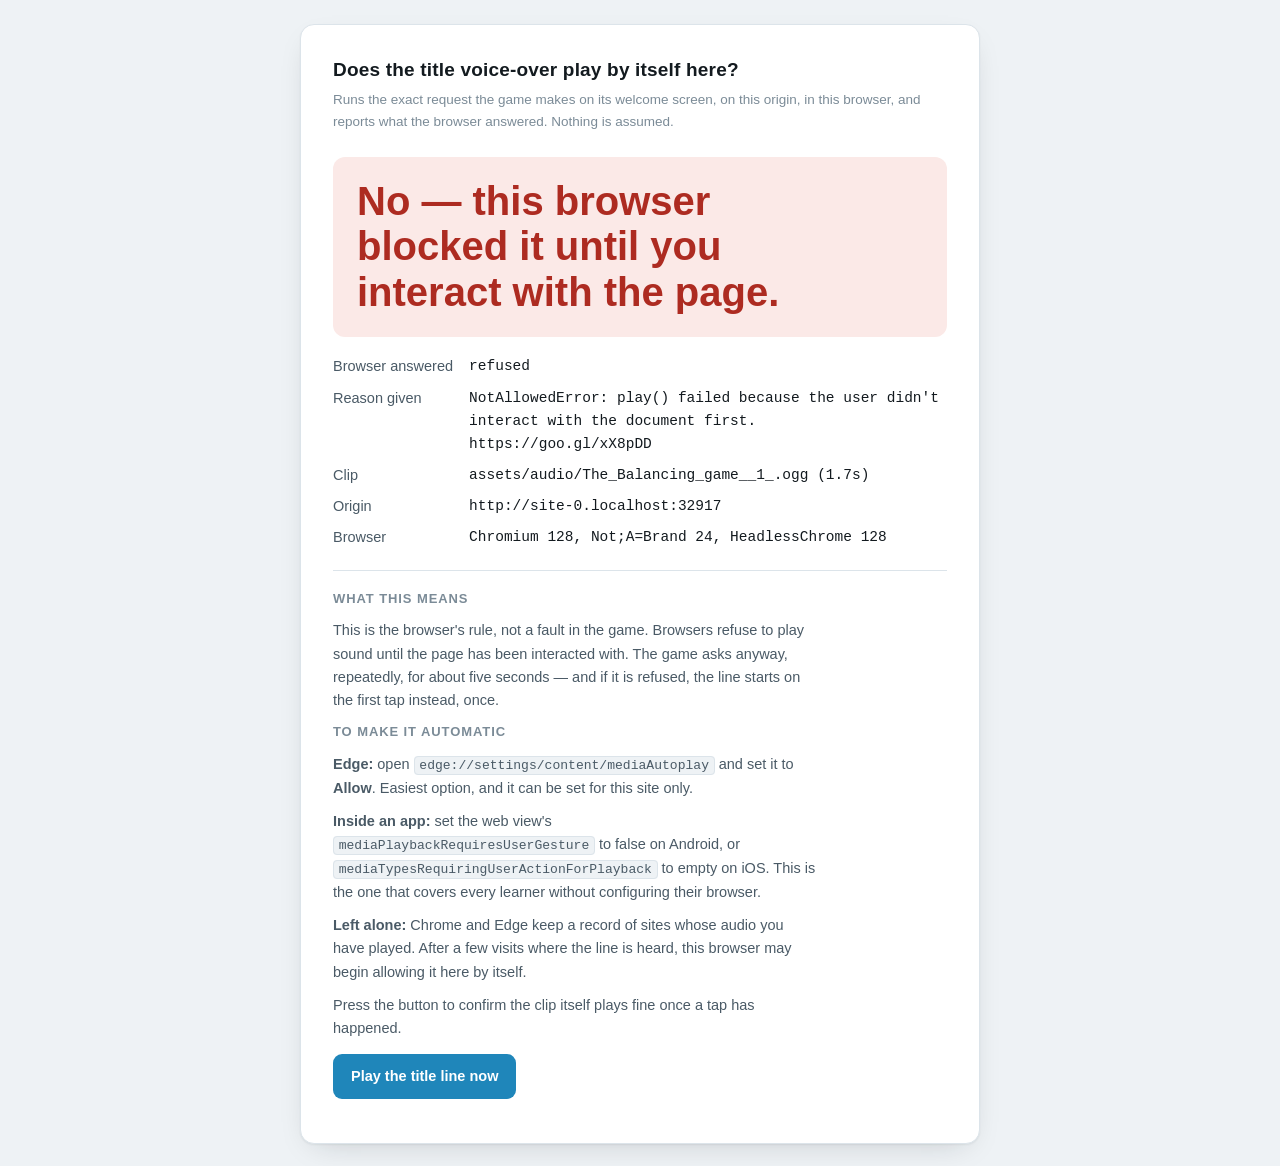
<file: fancy-dress-2-web/autoplay-check.html>
<!DOCTYPE html>
<html lang="en">
<head>
  <meta charset="UTF-8" />
  <meta name="viewport" content="width=device-width, initial-scale=1" />
  <title>Autoplay check — The Balancing Game</title>
  <style>
    :root {
      --ink: #131a1f; --soft: #4a5a66; --faint: #7b8b97;
      --ground: #eef2f5; --paper: #fff; --line: #dce4ea;
      --ok: #12795c; --ok-bg: #e3f3ee; --no: #ad2b21; --no-bg: #fbe9e7;
      --wait: #8a6410; --wait-bg: #fbf1dc; --accent: #1f86ba;
    }
    @media (prefers-color-scheme: dark) {
      :root:not([data-theme="light"]) {
        --ink: #e7eef4; --soft: #a2b2bf; --faint: #74848f;
        --ground: #0d1317; --paper: #151e25; --line: #25313a;
        --ok: #4cc79f; --ok-bg: #12312a; --no: #f08579; --no-bg: #351916;
        --wait: #e0b45c; --wait-bg: #322616; --accent: #54b6e2;
      }
    }
    :root[data-theme="dark"] {
      --ink: #e7eef4; --soft: #a2b2bf; --faint: #74848f;
      --ground: #0d1317; --paper: #151e25; --line: #25313a;
      --ok: #4cc79f; --ok-bg: #12312a; --no: #f08579; --no-bg: #351916;
      --wait: #e0b45c; --wait-bg: #322616; --accent: #54b6e2;
    }
    * { box-sizing: border-box; }
    body {
      margin: 0; background: var(--ground); color: var(--ink);
      font: 16px/1.6 -apple-system, BlinkMacSystemFont, "Segoe UI", Roboto, Arial, sans-serif;
      display: flex; align-items: center; justify-content: center; min-height: 100vh; padding: 24px;
    }
    .card {
      background: var(--paper); border: 1px solid var(--line); border-radius: 14px;
      max-width: 680px; width: 100%; padding: 30px 32px 34px;
      box-shadow: 0 1px 2px rgba(19,26,31,.06), 0 10px 30px -14px rgba(19,26,31,.22);
    }
    h1 { font-size: 19px; margin: 0 0 4px; letter-spacing: .01em; }
    .sub { color: var(--faint); font-size: 13.5px; margin: 0 0 24px; }
    #verdict {
      font-size: clamp(26px, 6vw, 40px); font-weight: 800; line-height: 1.14;
      border-radius: 12px; padding: 22px 24px; margin: 0 0 18px; text-wrap: balance;
      background: var(--wait-bg); color: var(--wait);
    }
    #verdict.ok { background: var(--ok-bg); color: var(--ok); }
    #verdict.no { background: var(--no-bg); color: var(--no); }
    dl { margin: 0 0 20px; display: grid; grid-template-columns: auto 1fr; gap: 8px 16px; font-size: 14.5px; }
    dt { color: var(--soft); }
    dd { margin: 0; font-family: ui-monospace, Consolas, monospace; word-break: break-word; }
    .next { border-top: 1px solid var(--line); padding-top: 18px; }
    .next h2 { font-size: 13px; letter-spacing: .07em; text-transform: uppercase; color: var(--faint); margin: 0 0 10px; }
    .next p { margin: 0 0 10px; font-size: 14.5px; color: var(--soft); max-width: 60ch; }
    code { background: var(--ground); border: 1px solid var(--line); border-radius: 4px; padding: .08em .36em; font-size: .9em; }
    button {
      font: inherit; font-weight: 600; cursor: pointer; margin-top: 4px;
      background: var(--accent); color: #fff; border: 0; border-radius: 9px; padding: 11px 18px;
    }
    button:focus-visible { outline: 2px solid var(--ink); outline-offset: 2px; }
  </style>
</head>
<body>
  <div class="card">
    <h1>Does the title voice-over play by itself here?</h1>
    <p class="sub">Runs the exact request the game makes on its welcome screen, on this origin, in this
      browser, and reports what the browser answered. Nothing is assumed.</p>

    <div id="verdict">Asking the browser…</div>

    <dl>
      <dt>Browser answered</dt><dd id="d-verdict">…</dd>
      <dt>Reason given</dt><dd id="d-reason">…</dd>
      <dt>Clip</dt><dd id="d-clip">…</dd>
      <dt>Origin</dt><dd id="d-origin">…</dd>
      <dt>Browser</dt><dd id="d-ua">…</dd>
    </dl>

    <div class="next" id="advice"></div>
  </div>

  <script>
  (function () {
    var SRC = "assets/audio/The_Balancing_game__1_.ogg";
    var $ = function (id) { return document.getElementById(id); };
    $("d-origin").textContent = location.origin;
    $("d-ua").textContent = (navigator.userAgentData && navigator.userAgentData.brands
      ? navigator.userAgentData.brands.map(function (b) { return b.brand + " " + b.version; }).join(", ")
      : navigator.userAgent);

    var a = new Audio(SRC);
    a.addEventListener("loadedmetadata", function () {
      $("d-clip").textContent = SRC + "  (" + a.duration.toFixed(1) + "s)";
    });
    a.addEventListener("error", function () { $("d-clip").textContent = SRC + "  — could not load"; });

    function say(cls, text, reason, adviceHTML) {
      var v = $("verdict");
      v.className = cls;
      v.textContent = text;
      $("d-verdict").textContent = cls === "ok" ? "allowed" : "refused";
      $("d-reason").textContent = reason;
      $("advice").innerHTML = adviceHTML;
    }

    var ALLOWED_ADVICE =
      '<h2>Nothing to do</h2>' +
      '<p>This browser lets the game speak its title line on its own. The learner hears it without ' +
      'touching anything.</p>';

    var REFUSED_ADVICE =
      '<h2>What this means</h2>' +
      '<p>This is the browser\'s rule, not a fault in the game. Browsers refuse to play sound until ' +
      'the page has been interacted with. The game asks anyway, repeatedly, for about five seconds — ' +
      'and if it is refused, the line starts on the first tap instead, once.</p>' +
      '<h2>To make it automatic</h2>' +
      '<p><b>Edge:</b> open <code>edge://settings/content/mediaAutoplay</code> and set it to ' +
      '<b>Allow</b>. Easiest option, and it can be set for this site only.</p>' +
      '<p><b>Inside an app:</b> set the web view\'s ' +
      '<code>mediaPlaybackRequiresUserGesture</code> to false on Android, or ' +
      '<code>mediaTypesRequiringUserActionForPlayback</code> to empty on iOS. This is the one that ' +
      'covers every learner without configuring their browser.</p>' +
      '<p><b>Left alone:</b> Chrome and Edge keep a record of sites whose audio you have played. ' +
      'After a few visits where the line is heard, this browser may begin allowing it here by itself.</p>' +
      '<p>Press the button to confirm the clip itself plays fine once a tap has happened.</p>' +
      '<p><button id="try">Play the title line now</button></p>';

    function wireTry() {
      var b = $("try");
      if (!b) return;
      b.addEventListener("click", function () {
        a.currentTime = 0;
        a.play().then(function () { b.textContent = "Playing — the clip and the file are fine"; b.disabled = true; },
                      function (e) { b.textContent = "Even on a tap it failed: " + e.name; });
      });
    }

    var settled = false;
    var p = a.play();
    if (p && p.then) {
      p.then(function () {
        if (settled) return; settled = true;
        say("ok", "Yes — it plays by itself in this browser.", "the play request was accepted", ALLOWED_ADVICE);
      }, function (e) {
        if (settled) return; settled = true;
        say("no", "No — this browser blocked it until you interact with the page.",
            (e && e.name ? e.name : "refused") + (e && e.message ? ": " + e.message : ""), REFUSED_ADVICE);
        wireTry();
      });
    } else {
      setTimeout(function () {
        if (settled) return; settled = true;
        if (!a.paused) say("ok", "Yes — it plays by itself in this browser.", "playback started", ALLOWED_ADVICE);
        else { say("no", "No — this browser blocked it until you interact with the page.",
                   "playback did not start", REFUSED_ADVICE); wireTry(); }
      }, 1200);
    }
  })();
  </script>
</body>
</html>
</file>
<file: fancy-dress-2-web/css/style.css>
@font-face {
  font-family: "Lilita One";
  src: url("../assets/fonts/LilitaOne-Regular.ttf") format("truetype");
  font-weight: normal;
  font-display: swap;
}

* { margin: 0; padding: 0; box-sizing: border-box; }
/* no text carets, no accidental text selection, no image dragging anywhere in the game */
#stage, #stage * {
  caret-color: transparent;
  -webkit-user-select: none; -moz-user-select: none; user-select: none;
  -webkit-user-drag: none; -webkit-touch-callout: none;
  /* No platform tap flash. A wired control keeps pointer-events:auto even while it is switched off,
     so mobile Chromium and WebKit count it as a tap target and paint their own translucent blue
     rectangle over it the moment a finger lands — before any script runs, and regardless of the
     interactable guard that correctly refuses the tap. That is what made a completed option card
     appear to highlight on the post-answer screen while nothing actually happened, and why it only
     showed on touch devices. This suppresses the browser's overlay only; the game's own pressed and
     locked-out styling is untouched. */
  -webkit-tap-highlight-color: transparent;
}
#stage img { -webkit-user-drag: none; user-select: none; pointer-events: none; }
html, body {
  width: 100%; height: 100%; overflow: hidden;
  background: #0e1116;
  font-family: "Lilita One", system-ui, sans-serif;
}
#viewport {
  position: fixed; inset: 0; overflow: hidden;
  display: flex; align-items: center; justify-content: center;
}
#stage {
  position: absolute; left: 50%; top: 50%;
  transform: translate(-50%, -50%) scale(1);
  transform-origin: center center;
  overflow: hidden;
  background: #000;
}

.unode {
  position: absolute;
  transform-origin: 50% 50%;
  will-change: transform;
  pointer-events: none; /* only elements wired with a click handler opt back in (see engine onClick) */
}

.utext { display: flex; overflow: visible; }
.utext-inner {
  font-family: "Lilita One", system-ui, sans-serif;
  line-height: 1.05;
  width: 100%;
  white-space: pre-wrap;
  word-break: break-word;
  letter-spacing: 0.005em;
}

.unode.pressed { filter: brightness(0.92); }

/* ---- primary buttons: Next / finalNext / Try again / Check ----
   The authored art is the same flat pill for all four — one solid blue, no bevel, no shadow — so on
   the wooden table it reads as a painted-on label rather than something to press. drop-shadow()
   follows the sprite's own alpha, so a hard offset shadow in a darker blue gives the pill a solid
   bottom lip: the bump. No art is replaced; the sprite is untouched.

   Two states, nothing else — no shine, no flash:
     up    — sitting on an 8px bump, waiting to be pressed
     down  — .pressed: margin-top pushes the button 8px down while the lip shrinks to 0, so the cap
             physically travels into its own base and the whole thing goes a dark tone.

   The travel uses margin-top, not transform: these nodes carry an inline transform from setScale()
   (Next breathes, Try again pulses) that a transform here would overwrite. Margins apply to
   absolutely positioned elements, so it moves without touching that.

   Names come from the Unity export and vary ("finalNext Btn ", "Tryagain Btn (1)"), hence ^=. */
.unode:is([data-name="Next Btn"], [data-name^="finalNext Btn"],
          [data-name^="Tryagain Btn"], [data-name^="Check Btn"]) {
  filter:
    drop-shadow(0 8px 0 #1f86ba)                 /* the bump it stands on */
    drop-shadow(0 11px 9px rgba(15, 40, 58, 0.34));
  transition: filter 0.08s ease-out, margin-top 0.08s ease-out;
}
/* pressed — dark tone, and the cap sinks the full height of the bump */
.unode:is([data-name="Next Btn"], [data-name^="finalNext Btn"],
          [data-name^="Tryagain Btn"], [data-name^="Check Btn"]).pressed {
  margin-top: 8px;
  filter:
    drop-shadow(0 0 0 #1f86ba)
    drop-shadow(0 2px 3px rgba(15, 40, 58, 0.3))
    brightness(0.78) saturate(0.92);
}
/* switched off — same dark tone, sunk and left there, so "not available" and "being pressed" read
   as one idea rather than two. Driven off [data-interactable], the game's own enabled flag. */
.unode:is([data-name="Next Btn"], [data-name^="finalNext Btn"],
          [data-name^="Tryagain Btn"], [data-name^="Check Btn"])[data-interactable="0"] {
  margin-top: 8px;
  filter:
    drop-shadow(0 0 0 #55707f)
    drop-shadow(0 2px 3px rgba(15, 40, 58, 0.2))
    brightness(0.7) saturate(0.35);
}

/* ---- hover ----
   Mouse only. Gated on (hover: hover) and (pointer: fine) because on a touch screen :hover latches
   after a tap and the button would stay in its hover shade until something else was touched — the
   learners are mostly on tablets, so they must never see this.
   Every rule is also gated on [data-interactable="1"], so a switched-off button never lights up,
   and carries :not(.pressed) so the press always wins: without it these selectors would be more
   specific than .pressed and a held button would show its hover shade instead of going down.
   The three shades read as one progression:  up 1.0  ->  hover 0.93  ->  pressed 0.78. */
@media (hover: hover) and (pointer: fine) {
  /* every live control in the game lifts a little — "happens for all buttons" */
  .unode[data-interactable="1"]:hover:not(.pressed) {
    filter: brightness(1.07) saturate(1.05);
  }
  /* the primary pills get the full treatment: a darker blue, and the bump grows so the cap rises */
  .unode:is([data-name="Next Btn"], [data-name^="finalNext Btn"],
            [data-name^="Tryagain Btn"], [data-name^="Check Btn"])[data-interactable="1"]:hover:not(.pressed) {
    margin-top: -2px;
    filter:
      drop-shadow(0 10px 0 #1a7aa8)              /* taller bump, deeper blue */
      drop-shadow(0 14px 12px rgba(15, 40, 58, 0.38))
      brightness(0.93) saturate(1.08);
  }
}
/* Cursor is owned by these rules alone — engine onClick never writes it inline, so a button
   switched off with setInteractable() gives the pointer back instead of keeping it forever.
   cursor inherits, so the stage alone sets the baseline: a "#stage *" reset here would carry
   id specificity and outrank the [data-interactable] rules below, killing every real pointer. */
#stage { cursor: default; }                    /* scenery is never advertised as clickable */
.unode[data-interactable="1"] { cursor: pointer; }
.unode[data-interactable="0"] { cursor: default; }
/* full-screen "tap anywhere" targets accept the tap but are not discrete controls */
.unode[data-ambient="1"] { cursor: default; }

/* ---- the title-line button on the welcome screen ----
   Top-left, clear of the title, the children and "Let's go". Sits inside the Intro node so it scales
   with the stage and leaves with the screen. Its parent has pointer-events:none — a child may opt
   back in, which is exactly the point: the artwork stays inert and only this is pressable. */
.intro-vo-btn {
  position: absolute; left: 56px; top: 56px; width: 112px; height: 112px;
  border-radius: 50%;
  background: rgba(255, 255, 255, 0.94);
  box-shadow: 0 6px 0 #2a94c9, 0 12px 18px rgba(15, 40, 58, 0.28);
  display: flex; align-items: center; justify-content: center;
  pointer-events: auto;
  cursor: pointer;
  transition: margin-top .08s ease-out, box-shadow .1s ease-out,
              background-color .1s ease-out, filter .1s ease-out;
}
.intro-vo-btn svg { width: 60px; height: 60px; display: block; }
.intro-vo-btn svg path { fill: #1f86ba; }
.intro-vo-btn svg path.w1, .intro-vo-btn svg path.w2 {
  fill: none; stroke: #1f86ba; stroke-width: 2; stroke-linecap: round;
}
/* hover — mouse only, and the same language as the game's other buttons: the cap rises, the bump
   grows, and the blue deepens. Gated on (hover: hover) so it cannot latch on a tablet after a tap. */
@media (hover: hover) and (pointer: fine) {
  .intro-vo-btn:hover:not(.pressed) {
    margin-top: -2px;
    background: #fff;
    box-shadow: 0 8px 0 #1a7aa8, 0 15px 22px rgba(15, 40, 58, 0.34);
  }
  .intro-vo-btn:hover:not(.pressed) svg path { fill: #17698f; }
  .intro-vo-btn:hover:not(.pressed) svg path.w1,
  .intro-vo-btn:hover:not(.pressed) svg path.w2 { stroke: #17698f; }
}
/* pressed — sinks onto its own bump, exactly as Next and Check do */
.intro-vo-btn.pressed {
  margin-top: 6px;
  box-shadow: 0 0 0 #2a94c9, 0 3px 6px rgba(15, 40, 58, 0.3);
  filter: brightness(0.95);
}
.intro-vo-btn:focus-visible { outline: 4px solid #1f86ba; outline-offset: 4px; }

/* runtime-spawned cubes */
.cube {
  position: absolute;
  background-repeat: no-repeat;
  background-position: center;
  background-size: contain;
  transform-origin: 50% 50%;
  pointer-events: none;
}

/* simplified hint: pulsing ring on target (stand-in for the animated hand prefab) */
/* soft circular glow fallback (used only where there is no authored glow/hand) */
.hint-ring {
  position: absolute; inset: -8%;
  border-radius: 50%;
  box-shadow: 0 0 0 6px rgba(255, 214, 63, 0.85), 0 0 26px 6px rgba(255, 214, 63, 0.55);
  pointer-events: none;
  animation: hintpulse 0.9s ease-in-out infinite;
}
@keyframes hintpulse {
  0%, 100% { transform: scale(1); opacity: 0.95; }
  50% { transform: scale(1.06); opacity: 0.5; }
}

/* animated hand / pointer nudge (tutorial cue) */
/* frame_00_delay-0.02s.webp is a large, mostly-transparent square canvas with the
   pointing hand centred, so the box is sized generously and the animation plays itself. */
.hint-hand {
  position: absolute;
  width: 210px; height: 210px;   /* JS anchors the gif's fingertip onto the target */
  background: url('../assets/img/frame_00_delay-0.02s.webp') center/contain no-repeat;
  pointer-events: none;
  z-index: 60;
  transform-origin: 50% 38%;
  animation: handtap 1.1s ease-in-out infinite;
  filter: drop-shadow(0 6px 8px rgba(0,0,0,0.28));
}
@keyframes handtap {
  0%, 100% { transform: translate(0, 10px) scale(1); }
  45%      { transform: translate(0, -4px) scale(0.96); }
  60%      { transform: translate(0, -4px) scale(0.96); }
}
@media (prefers-reduced-motion: reduce) {
  .hint-hand { animation: none; }
  .hint-ring { animation: none; }
  #rotate-overlay .rotate-phone { animation: none; }
}

/* "Please rotate your device" overlay — shown on touch devices in portrait */
#rotate-overlay {
  position: fixed; inset: 0;
  display: none;
  flex-direction: column;
  align-items: center; justify-content: center;
  background: #0e1116;
  color: #fff;
  text-align: center;
  padding: 24px;
  z-index: 100000;
}
#rotate-overlay.show { display: flex; }
#rotate-overlay .rotate-phone {
  font-size: 84px;
  line-height: 1;
  transform-origin: 50% 50%;
  animation: rotatehint 1.8s ease-in-out infinite;
}
#rotate-overlay .rotate-text {
  font-family: "Lilita One", system-ui, sans-serif;
  font-size: 28px;
  margin-top: 22px;
}
#rotate-overlay .rotate-sub {
  font-family: system-ui, sans-serif;
  font-size: 15px;
  opacity: 0.65;
  margin-top: 10px;
}
@keyframes rotatehint {
  0%, 28%   { transform: rotate(0deg); }
  60%, 100% { transform: rotate(-90deg); }
}

/* confetti */
.confetti-layer { position: absolute; inset: 0; pointer-events: none; z-index: 9999; overflow: visible; }
.confetti-piece { position: absolute; border-radius: 2px; will-change: transform, opacity; }

/* "pop" cue — the thing being named bounces as the narration reaches its name, so the words
   and the objects on screen are tied together. Driven by Engine.pop(); two keyframe sets
   because spawned blocks are centred with a translate that the animation must preserve. */
@keyframes vopop {
  0%   { transform: scale(1); }
  32%  { transform: scale(1.13); }
  62%  { transform: scale(0.985); }
  100% { transform: scale(1); }
}
@keyframes vopop-centred {
  0%   { transform: translate(-50%, -50%) scale(1); }
  32%  { transform: translate(-50%, -50%) scale(1.15); }
  62%  { transform: translate(-50%, -50%) scale(0.985); }
  100% { transform: translate(-50%, -50%) scale(1); }
}
/* The wrong-answer head-shake lives in Engine.nope() as a tween, not as keyframes here: it has to
   compose with the inline transform these nodes already carry (a beam tilt, or a setScale). */

/* A control that is out of play says so: it dims and desaturates, and (via [data-interactable="0"]
   above) stops claiming the pointer cursor. Used for the two answer cards during wrong-answer
   feedback and for +/-/Check while the block count is being corrected.
   .locked-pick exempts the card the learner actually chose, so it keeps its red halo and their
   eye lands on their own answer rather than on the dimming. */
.unode.locked-out { filter: saturate(0.45) brightness(0.82); opacity: 0.72; transition: filter .22s ease, opacity .22s ease; }
.unode.locked-out.locked-pick { filter: none; opacity: 1; }

.vo-pop { animation: vopop 0.5s cubic-bezier(.34, 1.4, .64, 1) both; }
.cube:not(.plate-sample).vo-pop { animation-name: vopop-centred; }
@media (prefers-reduced-motion: reduce) {
  .vo-pop { animation: none; }
}
</file>
<file: fancy-dress-2-web/needle-fix.css>
#stage [data-name="needle"] {
  position: absolute !important;

  /* Automatically centers an 87px needle.
     For a 251px parent, this becomes left: 82px. */
  left: calc(50% - 43.5px) !important;
  top: 100px !important;

  width: 87px !important;
  height: 97px !important;

  /* Pivot on the bearing dot (~62% down) where the needle meets the fulcrum, so
     the tip sweeps a wide, obvious arc like a real gauge — a centre pivot just
     spins it in place and the tilt barely reads. */
  transform-origin: 50% 62% !important;

  will-change: transform;
  pointer-events: none;
}
</file>
<file: fancy-dress-2-web/god-mode/god-mode.css>
/* god-mode.css — self-contained styling for the Balancing Act God Mode suite.
   All panels are position:fixed at very high z-index, OUTSIDE the scaled #stage,
   so they render crisp at native size regardless of the game's zoom. */

:root {
  --godAccent:  #3DF5C4;
  --godAccent2: #7C6BFF;
  --godPink:    #FF6FD8;
  --godInk:     #EAF6FF;
  --godMuted:   rgba(190,215,230,.62);
  --godGlass:   rgba(18,24,34,.92);
  --godGlassHi: rgba(40,52,72,.6);
  --godLine:    rgba(120,170,200,.16);
  --godRed:     #ff6b6b;
  --godGreen:   #3bceac;
  --godAmber:   #ffb648;
}

#godModeRoot, #godBadge, #uxPanel, #gmAnimBar, #gmEditPanel, #gmSelBox { font-family: system-ui, -apple-system, "Segoe UI", sans-serif; }

/* ---------------- badge ---------------- */
#godBadge {
  position: fixed; top: 10px; left: 50%; transform: translateX(-50%);
  z-index: 100002; padding: 6px 14px; border-radius: 20px;
  background: linear-gradient(90deg, var(--godAccent), var(--godAccent2));
  color: #06121a; font-weight: 800; letter-spacing: .05em; font-size: 13px;
  box-shadow: 0 4px 20px rgba(61,245,196,.4); cursor: pointer; user-select: none;
  animation: godBadgePulse 1.6s ease-in-out infinite;
}
@keyframes godBadgePulse { 0%,100%{ box-shadow:0 4px 20px rgba(61,245,196,.35);} 50%{ box-shadow:0 4px 30px rgba(124,107,255,.6);} }

/* ---------------- main panel ---------------- */
#godPanel {
  position: fixed; top: 14px; right: 14px; width: 320px; max-height: 92vh;
  z-index: 100000; display: flex; flex-direction: column;
  background: var(--godGlass); color: var(--godInk);
  border: 1px solid var(--godLine); border-radius: 14px; overflow: hidden;
  box-shadow: 0 18px 60px rgba(0,0,0,.55); backdrop-filter: blur(14px) saturate(1.3);
  -webkit-backdrop-filter: blur(14px) saturate(1.3);
}
#godPanelHeader {
  display: flex; align-items: center; justify-content: space-between;
  padding: 10px 12px; cursor: grab; user-select: none;
  background: linear-gradient(90deg, rgba(61,245,196,.18), rgba(124,107,255,.18));
  border-bottom: 1px solid var(--godLine);
}
#godPanelHeader:active { cursor: grabbing; }
.godTitle { font-weight: 800; font-size: 13px; }
#godMinBtn {
  width: 24px; height: 24px; border-radius: 6px; border: 1px solid var(--godLine);
  background: var(--godGlassHi); color: var(--godInk); cursor: pointer; font-size: 16px; line-height: 1;
}
#godPanelBody { overflow-y: auto; padding: 4px 12px 12px; }
#godPanel.godMin #godPanelBody { display: none; }

.godSec { padding: 8px 0; border-bottom: 1px solid var(--godLine); }
.godSec:last-child { border-bottom: none; }
.godSec h4 { margin: 4px 0 6px; font-size: 11px; text-transform: uppercase; letter-spacing: .08em; color: var(--godMuted); }
.godBtns { display: flex; flex-wrap: wrap; gap: 6px; margin-bottom: 4px; }
.godChks { display: flex; flex-wrap: wrap; gap: 8px; font-size: 12px; }
.godChks label { display: flex; align-items: center; gap: 5px; cursor: pointer; }
.godHint { font-size: 10.5px; color: var(--godMuted); line-height: 1.5; margin-top: 6px; }

#godPanel button, .gmEditBtn, .gmAnimBtn, .uxClose {
  border: 1px solid var(--godLine); background: var(--godGlassHi); color: var(--godInk);
  padding: 6px 9px; border-radius: 8px; font-size: 12px; cursor: pointer; transition: .12s;
}
#godPanel button:hover, .gmEditBtn:hover, .gmAnimBtn:hover { background: rgba(61,245,196,.22); border-color: var(--godAccent); }
#godPanel button.on { background: linear-gradient(90deg, var(--godAccent), var(--godAccent2)); color: #06121a; font-weight: 700; }
.godPrimary { background: linear-gradient(90deg, rgba(61,245,196,.35), rgba(124,107,255,.35)) !important; font-weight: 700; }

/* qa output */
#qaOutput { margin-top: 6px; max-height: 190px; overflow-y: auto; font: 11.5px/1.5 ui-monospace, Menlo, Consolas, monospace; background: rgba(0,0,0,.28); border-radius: 8px; padding: 6px 8px; }
.qa-line { white-space: pre-wrap; }
.qa-header { color: var(--godAccent); font-weight: 700; margin-top: 4px; }
.qa-pass { color: var(--godGreen); }
.qa-fail { color: var(--godRed); font-weight: 600; }
.qa-warn { color: var(--godAmber); }
.qa-info { color: var(--godMuted); }

/* VO sync debugger readout */
#voOutput { margin-top: 6px; font: 11.5px/1.5 ui-monospace, Menlo, Consolas, monospace; background: rgba(0,0,0,.28); border-radius: 8px; padding: 6px 8px; min-height: 8px; }
#voOutput:empty { display: none; }
.vo-row { display: flex; justify-content: space-between; gap: 10px; }
.vo-row span { color: var(--godMuted); }
.vo-row b { color: #e8ecff; font-weight: 600; }
.vo-ok b, .vo-ok { color: var(--godGreen); }
.vo-bad b, .vo-bad { color: var(--godRed); }
.vo-verdict { font-weight: 700; margin-bottom: 4px; }

/* scrollbars */
#godPanelBody::-webkit-scrollbar, #qaOutput::-webkit-scrollbar, #uxOutput::-webkit-scrollbar, #gmAnimBar::-webkit-scrollbar { width: 8px; }
#godPanelBody::-webkit-scrollbar-thumb, #qaOutput::-webkit-scrollbar-thumb, #uxOutput::-webkit-scrollbar-thumb { background: rgba(124,107,255,.5); border-radius: 8px; }

/* ---------------- UX panel ---------------- */
#uxPanel {
  position: fixed; bottom: 14px; left: 14px; width: 340px; max-height: 60vh; z-index: 100001;
  display: flex; flex-direction: column; background: var(--godGlass); color: var(--godInk);
  border: 1px solid var(--godLine); border-radius: 14px; overflow: hidden;
  box-shadow: 0 18px 60px rgba(0,0,0,.55); backdrop-filter: blur(14px);
}
.uxHeader { display: flex; align-items: center; justify-content: space-between; padding: 9px 12px; font-weight: 800; font-size: 12px; background: linear-gradient(90deg, rgba(255,111,216,.2), rgba(124,107,255,.2)); border-bottom: 1px solid var(--godLine); }
.uxClose { width: 22px; height: 22px; padding: 0; }
#uxOutput { overflow-y: auto; padding: 8px 12px; font: 12px/1.55 system-ui; }
.ux-line { margin: 2px 0; }
.ux-header { color: var(--godPink); font-weight: 700; margin-top: 6px; }
.ux-issue { color: var(--godRed); }
.ux-warn { color: var(--godAmber); }
.ux-good { color: var(--godGreen); }
.ux-info { color: var(--godMuted); }

/* on-stage highlights */
.uxIssue { outline: 3px solid var(--godRed) !important; outline-offset: 1px; box-shadow: 0 0 14px rgba(255,107,107,.7) !important; }
.uxWarning { outline: 3px solid var(--godAmber) !important; outline-offset: 1px; }
.uxGood { outline: 2px solid var(--godGreen) !important; outline-offset: 1px; }

/* ---------------- Live Layout Editor ---------------- */
#gmEditPanel {
  position: fixed; top: 14px; left: 14px; width: 300px; max-height: 92vh; z-index: 100001;
  display: flex; flex-direction: column; background: var(--godGlass); color: var(--godInk);
  border: 1px solid var(--godLine); border-radius: 14px; overflow: hidden; box-shadow: 0 18px 60px rgba(0,0,0,.55);
  backdrop-filter: blur(14px);
}
.gmEditHead { display: flex; align-items: center; justify-content: space-between; padding: 9px 12px; font-weight: 800; font-size: 12px; background: linear-gradient(90deg, rgba(61,245,196,.2), rgba(124,107,255,.2)); border-bottom: 1px solid var(--godLine); }
.gmEditClose { width: 22px; height: 22px; border: 1px solid var(--godLine); background: var(--godGlassHi); color: var(--godInk); border-radius: 6px; cursor: pointer; }
.gmEditBody { padding: 10px 12px; overflow-y: auto; }
.gmEditSelect, .gmAnimSelect { width: 100%; padding: 6px; border-radius: 8px; background: var(--godGlassHi); color: var(--godInk); border: 1px solid var(--godLine); font-size: 12px; margin-bottom: 8px; }
.gmEditRow2 { display: flex; flex-wrap: wrap; gap: 6px; margin: 6px 0; }
.gmEditChk { display: flex; align-items: center; gap: 4px; font-size: 11.5px; }
.gmEditFields { display: grid; grid-template-columns: 1fr 1fr; gap: 6px; margin: 8px 0; }
.gmEditField { display: flex; flex-direction: column; font-size: 10.5px; color: var(--godMuted); }
.gmEditField input { padding: 5px 6px; border-radius: 6px; border: 1px solid var(--godLine); background: rgba(0,0,0,.25); color: var(--godInk); font-size: 12px; }
.gmEditText { width: 100%; border-radius: 8px; border: 1px solid var(--godLine); background: rgba(0,0,0,.25); color: var(--godInk); padding: 6px; font-size: 12px; resize: vertical; }
.gmEditWarn { border-color: var(--godRed) !important; color: #ffd0d0 !important; }
.gmEditMsg { font-size: 11px; color: var(--godAccent); min-height: 14px; margin-top: 6px; }

/* selection box */
#gmSelBox { position: fixed; z-index: 100003; border: 2px solid var(--godAccent); pointer-events: none; }
#gmSelBox .gmSelH { position: absolute; width: 11px; height: 11px; background: var(--godAccent); border: 1px solid #06121a; border-radius: 2px; pointer-events: auto; }
#gmSelBox .gmSelLabel { position: absolute; top: -22px; left: 0; background: var(--godAccent); color: #06121a; font: 700 11px system-ui; padding: 1px 6px; border-radius: 5px; white-space: nowrap; }
.gmSelH-nw{left:-6px;top:-6px;cursor:nwse-resize}.gmSelH-n{left:calc(50% - 5px);top:-6px;cursor:ns-resize}.gmSelH-ne{right:-6px;top:-6px;cursor:nesw-resize}
.gmSelH-e{right:-6px;top:calc(50% - 5px);cursor:ew-resize}.gmSelH-se{right:-6px;bottom:-6px;cursor:nwse-resize}.gmSelH-s{left:calc(50% - 5px);bottom:-6px;cursor:ns-resize}
.gmSelH-sw{left:-6px;bottom:-6px;cursor:nesw-resize}.gmSelH-w{left:-6px;top:calc(50% - 5px);cursor:ew-resize}

/* ---------------- Animation Ideas bar ---------------- */
#gmAnimBar {
  position: fixed; bottom: 14px; right: 14px; width: 320px; max-height: 60vh; z-index: 100001; overflow-y: auto;
  background: var(--godGlass); color: var(--godInk); border: 1px solid var(--godLine); border-radius: 14px;
  padding: 10px 12px; box-shadow: 0 18px 60px rgba(0,0,0,.55); backdrop-filter: blur(14px); font-size: 12px;
}
.gmAnimRow { display: flex; flex-wrap: wrap; gap: 6px; margin: 6px 0; align-items: center; }
.gmAnimHead { font-size: 12px; }
.gmAnimChips { display: flex; flex-wrap: wrap; gap: 6px; margin: 6px 0; }
.gmAnimChip { border: 1px solid var(--godLine); background: var(--godGlassHi); color: var(--godInk); padding: 5px 8px; border-radius: 14px; font-size: 11.5px; cursor: pointer; }
.gmAnimChip:hover { border-color: var(--godAccent); }
.gmAnimChip.previewing { background: rgba(61,245,196,.25); border-color: var(--godAccent); }
.gmAnimChip.applied { background: linear-gradient(90deg, var(--godAccent), var(--godAccent2)); color: #06121a; font-weight: 700; }
.gmAnimCode { margin-top: 8px; background: rgba(0,0,0,.35); border-radius: 8px; padding: 8px; }
.gmAnimCode pre { white-space: pre-wrap; font: 11px/1.5 ui-monospace, Consolas, monospace; color: #cfe; max-height: 160px; overflow: auto; }
.gmAnimToast { color: var(--godAccent); font-size: 11px; min-height: 14px; }

/* ---------------- visual debug overlays ---------------- */
body.godShowBounds #stage .unode { outline: 1px solid rgba(61,245,196,.45); }
body.godShowTextBoxes #stage .utext { outline: 1px dashed var(--godPink); outline-offset: -1px; }
body.godShowSlots #stage .cube,
body.godShowSlots #stage [data-name^="Ball"] { outline: 2px solid var(--godAccent2); }
body.godShowSafeArea #stage::after {
  content: ""; position: absolute; left: 5%; top: 5%; right: 5%; bottom: 5%;
  border: 2px dashed rgba(124,107,255,.8); pointer-events: none; z-index: 99998;
}
body.godPauseAnimations #stage *, body.godPauseAnimations .hint-hand, body.godPauseAnimations .confetti-piece { animation-play-state: paused !important; }
</file>
